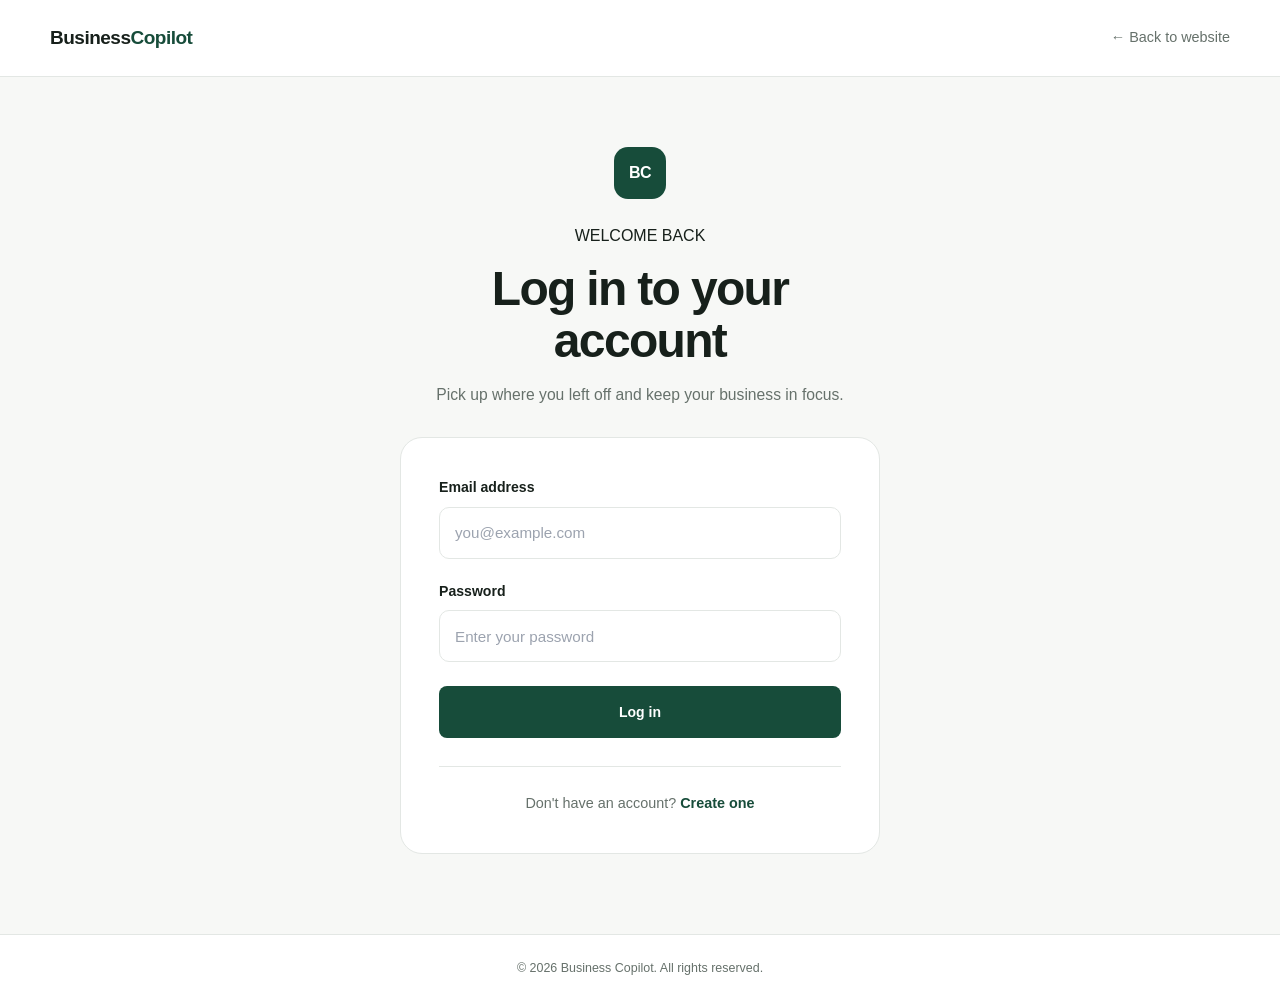
<file: dashboard.html>
<!DOCTYPE html>
<html lang="en">

<head>
    <meta charset="UTF-8">
    <meta name="viewport" content="width=device-width, initial-scale=1.0">

    <title>Dashboard | Business Copilot</title>

    <meta name="description"
        content="Business Copilot dashboard — understand your business numbers and make better decisions.">

    <!-- Main Styles -->
    <link rel="stylesheet" href="css/style.css">

    <!-- Dashboard Styles -->
    <link rel="stylesheet" href="css/dashboard.css">
</head>

<body class="dashboard-page">

    <div class="dashboard-layout">


        <!-- ========================================
             SIDEBAR
        ========================================= -->

        <aside class="dashboard-sidebar" id="dashboardSidebar">

            <!-- Logo -->
            <a href="dashboard.html" class="dashboard-logo">
                <span class="dashboard-logo-mark">BC</span>
                <span class="dashboard-logo-text">Business Copilot</span>
            </a>


            <!-- Navigation -->
            <nav class="dashboard-nav">

                <span class="dashboard-nav-label">
                    WORKSPACE
                </span>
                <a href="#overview" class="dashboard-nav-link active" data-section="overview">
                    <span class="dashboard-nav-icon">◉</span>
                    <span>Overview</span>
                </a>

                <a href="#transactions" class="dashboard-nav-link" data-section="transactions">
                    <span class="dashboard-nav-icon">↕</span>
                    <span>Transactions</span>
                </a>

                <a href="#inventory" class="dashboard-nav-link" data-section="inventory">
                    <span class="dashboard-nav-icon">▦</span>
                    <span>Inventory</span>
                </a>

                <a href="#goals" class="dashboard-nav-link" data-section="goals">
                    <span class="dashboard-nav-icon">◎</span>
                    <span>Goals</span>
                </a>
                <a href="#insights" class="dashboard-nav-link" data-section="insights">
                    <span class="dashboard-nav-icon">✦</span>
                    <span>Insights</span>
                </a>


                <span class="dashboard-nav-label">
                    ACCOUNT
                </span>

                <a href="#settings" class="dashboard-nav-link" data-section="settings">
                    <span class="dashboard-nav-icon">⚙</span>
                    <span>Settings</span>
                </a>

            </nav>


            <!-- Sidebar Bottom -->
            <div class="dashboard-sidebar-bottom">

                <!-- User -->
                <div class="dashboard-user">

                    <div class="dashboard-user-avatar" id="dashboardUserAvatar">
                        U
                    </div>

                    <div class="dashboard-user-info">

                        <div class="dashboard-user-name" id="dashboardUserName">
                            User
                        </div>

                        <div class="dashboard-user-label">
                            Business account
                        </div>

                    </div>

                </div>


                <!-- Logout -->
                <button type="button" class="dashboard-logout" id="logoutButton">
                    ← Log out
                </button>

            </div>

        </aside>



        <!-- ========================================
             MAIN CONTENT
        ========================================= -->

        <main class="dashboard-main">


            <!-- ========================================
                 TOP BAR
            ========================================= -->

            <header class="dashboard-topbar">

                <button type="button" class="dashboard-menu-button" id="dashboardMenuButton"
                    aria-label="Open dashboard menu">
                    ☰
                </button>


                <div class="dashboard-page-title">
                    Overview
                </div>


                <div class="dashboard-topbar-actions">

                    <!-- Notifications -->
                    <div class="dashboard-notification-wrapper">

                        <button type="button" class="dashboard-notification-button" id="notificationButton"
                            aria-label="Open notifications" aria-expanded="false">
                            <span class="dashboard-notification-icon">
                                ♢
                            </span>

                            <span class="dashboard-notification-badge" id="notificationBadge" hidden>
                                0
                            </span>
                        </button>


                        <!-- Notification Panel -->
                        <div class="dashboard-notification-panel" id="notificationPanel" hidden>

                            <div class="dashboard-notification-header">

                                <div>
                                    <h3>
                                        Notifications
                                    </h3>

                                    <p>
                                        Important updates about your business.
                                    </p>
                                </div>

                            </div>


                            <div class="dashboard-notification-list" id="notificationList">

                                <div class="dashboard-notification-empty">
                                    <span>
                                        ✓
                                    </span>

                                    <p>
                                        You're all caught up.
                                    </p>
                                </div>

                            </div>

                        </div>

                    </div>


                    <!-- Date -->
                    <span class="dashboard-date" id="dashboardDate">
                        Today
                    </span>

                </div>

            </header>



            <!-- ========================================
                 DASHBOARD CONTENT
            ========================================= -->

            <div class="dashboard-content">

                <section class="dashboard-overview" id="overview">


                    <!-- Welcome -->
                    <section class="dashboard-welcome">

                        <div class="dashboard-welcome-label">
                            BUSINESS OVERVIEW
                        </div>

                        <h1 id="dashboardWelcome">
                            Welcome back.
                        </h1>

                        <p>
                            Here's a clear look at what's happening
                            in your business.
                        </p>

                    </section>

                    <!-- Overview Header -->

                    <div class="dashboard-section-header">

                        <div>
                            <h2 class="dashboard-section-title">
                                Overview
                            </h2>

                            <p class="dashboard-section-subtitle">
                                Here's what's happening with your business.
                            </p>
                        </div>

                        <div class="dashboard-period-filter">
                            <label for="overviewPeriod" class="dashboard-period-label">
                                Period
                            </label>

                            <select id="overviewPeriod" class="dashboard-period-select">
                                <option value="today">
                                    Today
                                </option>

                                <option value="week">
                                    This Week
                                </option>

                                <option value="month" selected>
                                    This Month
                                </option>

                                <option value="all">
                                    All Time
                                </option>
                            </select>
                        </div>

                    </div>


                    <!-- ========================================
                     STAT CARDS
                ========================================= -->

                    <section class="dashboard-stats">


                        <!-- Revenue -->
                        <article class="dashboard-stat-card">

                            <div class="dashboard-stat-top">

                                <span class="dashboard-stat-label">
                                    Revenue
                                </span>

                                <span class="dashboard-stat-icon">
                                    ₦
                                </span>

                            </div>

                            <div class="dashboard-stat-value" id="revenueValue">
                                ₦0
                            </div>

                            <span class="dashboard-stat-change positive" id="revenueChange" hidden>
                                No data yet
                            </span>

                        </article>



                        <!-- Expenses -->
                        <article class="dashboard-stat-card">

                            <div class="dashboard-stat-top">

                                <span class="dashboard-stat-label">
                                    Expenses
                                </span>

                                <span class="dashboard-stat-icon">
                                    −
                                </span>

                            </div>

                            <div class="dashboard-stat-value" id="expenseValue">
                                ₦0
                            </div>

                            <span class="dashboard-stat-change neutral" id="expenseChange" hidden>
                                No data yet
                            </span>

                        </article>



                        <!-- Profit -->
                        <article class="dashboard-stat-card">

                            <div class="dashboard-stat-top">

                                <span class="dashboard-stat-label">
                                    Net Profit
                                </span>

                                <span class="dashboard-stat-icon">
                                    ↗
                                </span>

                            </div>

                            <div class="dashboard-stat-value" id="profitValue">
                                ₦0
                            </div>

                            <span class="dashboard-stat-change positive" id="profitChange" hidden>
                                No data yet
                            </span>

                        </article>

                    </section>

                    <!-- ========================================
     FINANCIAL ACTIVITY
========================================= -->

                    <div class="dashboard-activity-card">

                        <div class="dashboard-activity-header">

                            <div>
                                <h3>Financial Activity</h3>
                                <p>Track your revenue and expenses over time.</p>
                            </div>

                        </div>

                        <div class="dashboard-chart-wrapper">

                            <canvas id="financialActivityChart"></canvas>

                            <div class="dashboard-chart-empty" id="financialChartEmpty" hidden>
                                No financial data for this period.
                            </div>

                        </div>

                    </div>


                    <!-- ========================================
     RECENT TRANSACTIONS
========================================= -->

                    <div class="dashboard-recent-card">

                        <div class="dashboard-recent-header">

                            <div>
                                <h3>Recent Transactions</h3>
                                <p>Your latest business activity.</p>
                            </div>

                            <button type="button" class="dashboard-secondary-button" id="viewAllTransactionsButton">
                                View all
                            </button>

                        </div>


                        <div class="dashboard-recent-list" id="recentTransactionsList"></div>


                        <div class="dashboard-recent-empty" id="recentTransactionsEmpty" hidden>
                            <p>No transactions yet.</p>
                            <span>Your recent transactions will appear here.</span>
                        </div>

                    </div>

                </section>

                <!-- ========================================
                     MAIN DASHBOARD GRID
                ========================================= -->



                <!-- ========================================
     TRANSACTIONS
========================================= -->

                <section class="dashboard-transactions" id="transactions">

                    <div class="dashboard-card">

                        <!-- Header -->
                        <div class="dashboard-card-header">

                            <div>
                                <h2 class="dashboard-card-title">
                                    Recent transactions
                                </h2>

                                <p class="dashboard-card-subtitle">
                                    Keep track of money coming in and going out.
                                </p>
                            </div>

                            <button type="button" class="transaction-add-button" id="openTransactionForm">
                                + Add transaction
                            </button>

                        </div>


                        <!-- Empty state -->
                        <div class="transaction-empty" id="transactionEmpty">

                            <div class="dashboard-empty-icon">
                                ₦
                            </div>

                            <h3>
                                No transactions yet.
                            </h3>

                            <p>
                                Add your first transaction to start seeing
                                your business financial activity here.
                            </p>

                        </div>


                        <!-- Transaction table -->
                        <div class="transaction-table-wrapper" id="transactionTableWrapper">

                            <table class="transaction-table">

                                <thead>
                                    <tr>
                                        <th>Date</th>
                                        <th>Description</th>
                                        <th>Product</th>
                                        <th>Category</th>
                                        <th>Type</th>
                                        <th>Amount</th>
                                        <th>Action</th>
                                    </tr>
                                </thead>

                                <tbody id="transactionList">

                                    <!-- JavaScript will add transactions here -->

                                </tbody>

                            </table>

                        </div>


                        <!-- Transaction form -->
                        <div class="transaction-form-wrapper" id="transactionFormWrapper">

                            <form class="transaction-form" id="transactionForm">

                                <div class="transaction-form-header">

                                    <div>
                                        <h3>
                                            Add transaction
                                        </h3>

                                        <p>
                                            Record an income or expense.
                                        </p>
                                    </div>

                                    <button type="button" class="transaction-close-button" id="closeTransactionForm"
                                        aria-label="Close transaction form">
                                        ×
                                    </button>

                                </div>


                                <!-- Transaction type -->
                                <div class="transaction-type">

                                    <label>
                                        Transaction type
                                    </label>

                                    <div class="transaction-type-options">

                                        <label class="transaction-type-option">

                                            <input type="radio" name="transactionType" value="income" checked>

                                            <span>
                                                Income
                                            </span>

                                        </label>


                                        <label class="transaction-type-option">

                                            <input type="radio" name="transactionType" value="expense">

                                            <span>
                                                Expense
                                            </span>

                                        </label>

                                    </div>

                                </div>


                                <!-- Form fields -->
                                <div class="transaction-form-grid">


                                    <!-- Date -->
                                    <div class="transaction-field">

                                        <label for="transactionDate">
                                            Date
                                        </label>

                                        <input type="date" id="transactionDate" required>

                                    </div>


                                    <!-- Description -->
                                    <div class="transaction-field">

                                        <label for="transactionDescription">
                                            Description
                                        </label>

                                        <input type="text" id="transactionDescription" placeholder="e.g. Product A sale"
                                            required>

                                    </div>


                                    <!-- Category -->
                                    <div class="transaction-field">

                                        <label for="transactionCategory">
                                            Category
                                        </label>

                                        <select id="transactionCategory" required>

                                            <option value="">
                                                Select category
                                            </option>

                                            <option value="Sales">
                                                Sales
                                            </option>

                                            <option value="Inventory">
                                                Inventory
                                            </option>

                                            <option value="Transport">
                                                Transport
                                            </option>

                                            <option value="Rent">
                                                Rent
                                            </option>

                                            <option value="Marketing">
                                                Marketing
                                            </option>

                                            <option value="Utilities">
                                                Utilities
                                            </option>

                                            <option value="Salaries">
                                                Salaries
                                            </option>

                                            <option value="Other">
                                                Other
                                            </option>

                                        </select>

                                    </div>


                                    <!-- Product -->
                                    <div class="transaction-field" id="transactionProductField">

                                        <label for="transactionProduct">
                                            Product
                                        </label>

                                        <select id="transactionProduct">

                                            <option value="">
                                                Select product
                                            </option>

                                        </select>

                                    </div>


                                    <!-- Quantity -->
                                    <div class="transaction-field" id="transactionQuantityField">

                                        <label for="transactionQuantity">
                                            Quantity Sold
                                        </label>

                                        <input type="number" id="transactionQuantity" placeholder="e.g. 2" min="1"
                                            step="1">

                                    </div>


                                    <!-- Amount -->
                                    <div class="transaction-field">

                                        <label for="transactionAmount">
                                            Amount (₦)
                                        </label>

                                        <input type="number" id="transactionAmount" placeholder="0.00" min="0"
                                            step="0.01" required>

                                    </div>


                                </div>


                                <!-- Form actions -->
                                <div class="transaction-form-actions">

                                    <button type="button" class="goal-delete-cancel" id="cancelTransaction">
                                        Cancel
                                    </button>

                                    <button type="submit" class="transaction-save-button">
                                        Save transaction
                                    </button>

                                </div>

                            </form>

                        </div>

                    </div>

                </section>

                <!-- ========================================
     DELETE CONFIRMATION MODAL
========================================= -->

                <div class="transaction-modal" id="deleteTransactionModal" aria-hidden="true">

                    <div class="transaction-modal-overlay" id="deleteModalOverlay"></div>

                    <div class="transaction-modal-content" role="dialog" aria-modal="true"
                        aria-labelledby="deleteModalTitle">

                        <div class="transaction-modal-icon">
                            !
                        </div>

                        <h3 id="deleteModalTitle">
                            Delete transaction?
                        </h3>

                        <p>
                            This transaction will be permanently removed
                            from your business records.
                        </p>

                        <div class="transaction-modal-actions">

                            <button type="button" class="transaction-modal-cancel" id="cancelDeleteTransaction">
                                Cancel
                            </button>

                            <button type="button" class="transaction-modal-delete" id="confirmDeleteTransaction">
                                Delete transaction
                            </button>

                        </div>

                    </div>

                </div>


                <!-- ========================================
                 INVENTORY SECTION
            ========================================= -->

                <section class="dashboard-inventory" id="inventory">

                    <div class="dashboard-section-header">

                        <div>
                            <h2>Inventory</h2>

                            <p>
                                Manage your products, stock levels,
                                and inventory status.
                            </p>
                        </div>

                        <button type="button" class="dashboard-primary-button" id="openProductForm">
                            Add Product
                        </button>

                    </div>


                    <!-- INVENTORY SUMMARY -->

                    <div class="inventory-summary">

                        <div class="inventory-summary-card">

                            <span class="inventory-summary-label">
                                Total Products
                            </span>

                            <strong class="inventory-summary-value" id="totalProducts">
                                0
                            </strong>

                        </div>


                        <div class="inventory-summary-card">

                            <span class="inventory-summary-label">
                                Low Stock
                            </span>

                            <strong class="inventory-summary-value" id="lowStockProducts">
                                0
                            </strong>

                        </div>


                        <div class="inventory-summary-card">

                            <span class="inventory-summary-label">
                                Out of Stock
                            </span>

                            <strong class="inventory-summary-value" id="outOfStockProducts">
                                0
                            </strong>

                        </div>

                    </div>


                    <!-- INVENTORY TABLE -->

                    <div class="inventory-table-wrapper" id="inventoryTableWrapper">

                        <div class="inventory-empty" id="inventoryEmpty">

                            <h3>No products yet</h3>

                            <p>
                                Add your first product to start
                                managing your inventory.
                            </p>

                            <button type="button" class="dashboard-primary-button" id="openProductFormEmpty">
                                Add Product
                            </button>

                        </div>


                        <table class="inventory-table" id="inventoryTable">

                            <thead>

                                <tr>
                                    <th>Product</th>
                                    <th>Category</th>
                                    <th>Stock</th>
                                    <th>Price</th>
                                    <th>Status</th>
                                    <th>Actions</th>
                                </tr>

                            </thead>

                            <tbody id="inventoryList">

                                <!-- Products will be rendered here -->

                            </tbody>

                        </table>

                    </div>


                    <!-- ADD / EDIT PRODUCT FORM -->

                    <div class="inventory-form-wrapper" id="inventoryFormWrapper">

                        <div class="inventory-form-card">

                            <div class="inventory-form-header">

                                <div>

                                    <h3 id="inventoryFormTitle">
                                        Add Product
                                    </h3>

                                    <p>
                                        Add product information
                                        to your inventory.
                                    </p>

                                </div>

                                <button type="button" class="inventory-form-close" id="closeProductForm">
                                    ×
                                </button>

                            </div>


                            <form id="inventoryForm">

                                <div class="inventory-form-grid">

                                    <div class="inventory-form-group">

                                        <label for="productName">
                                            Product Name
                                        </label>

                                        <input type="text" id="productName" placeholder="e.g. Product A" required>

                                    </div>


                                    <div class="inventory-form-group">

                                        <label for="productCategory">
                                            Category
                                        </label>

                                        <input type="text" id="productCategory" placeholder="e.g. Electronics" required>

                                    </div>


                                    <div class="inventory-form-group">

                                        <label for="productStock">
                                            Stock Quantity
                                        </label>

                                        <input type="number" id="productStock" min="0" placeholder="e.g. 25" required>

                                    </div>


                                    <div class="inventory-form-group">

                                        <label for="productPrice">
                                            Price
                                        </label>

                                        <input type="number" id="productPrice" min="0" placeholder="e.g. 50000"
                                            required>

                                    </div>

                                </div>


                                <div class="inventory-form-actions">

                                    <button type="button" class="inventory-form-cancel" id="cancelProductForm">
                                        Cancel
                                    </button>

                                    <button type="submit" class="dashboard-primary-button">
                                        Save Product
                                    </button>

                                </div>

                            </form>

                        </div>

                    </div>

                    <!-- Inventory Delete Modal -->

                    <div class="inventory-delete-modal" id="inventoryDeleteModal">

                        <div class="inventory-delete-modal-card">

                            <div class="inventory-delete-modal-header">

                                <div>
                                    <h3>Delete Product</h3>

                                    <p>
                                        Are you sure you want to delete
                                        <strong id="deleteProductName"></strong>?
                                    </p>
                                </div>

                            </div>

                            <div class="inventory-delete-modal-actions">

                                <button type="button" class="inventory-delete-cancel" id="cancelInventoryDelete">
                                    Cancel
                                </button>

                                <button type="button" class="inventory-delete-confirm" id="confirmInventoryDelete">
                                    Delete Product
                                </button>

                            </div>

                        </div>

                    </div>

                </section>

                <!-- ========================================
     GOALS
========================================= -->

                <!-- ========================================
     GOALS
========================================= -->

                <section class="dashboard-goals" id="goals">

                    <div class="dashboard-section-header">

                        <div>
                            <h2>
                                Goals
                            </h2>

                            <p>
                                Set targets and track your business progress.
                            </p>
                        </div>

                        <button type="button" class="dashboard-primary-button" id="openGoalForm">
                            + Add goal
                        </button>

                    </div>


                    <!-- Goals list -->

                    <div class="goals-grid" id="goalsGrid">

                        <!-- JavaScript will add goals here -->

                    </div>


                    <!-- Empty state -->

                    <div class="dashboard-card goals-empty" id="goalsEmpty">

                        <div class="dashboard-empty-icon">
                            ◎
                        </div>

                        <h3>
                            No goals yet.
                        </h3>

                        <p>
                            Create your first business goal and start
                            tracking your progress.
                        </p>

                        <button type="button" class="dashboard-primary-button" id="openGoalFormEmpty">
                            Create your first goal
                        </button>

                    </div>


                    <!-- Goal form -->

                    <div class="dashboard-card goal-form-wrapper" id="goalFormWrapper">

                        <form class="goal-form" id="goalForm">

                            <div class="goal-form-header">

                                <div>
                                    <h3 id="goalFormTitle">
                                        Create goal
                                    </h3>

                                    <p>
                                        Define a target for your business.
                                    </p>
                                </div>

                                <button type="button" class="transaction-close-button" id="closeGoalForm"
                                    aria-label="Close goal form">
                                    ×
                                </button>

                            </div>


                            <div class="transaction-form-grid">

                                <!-- Goal name -->

                                <div class="transaction-field">

                                    <label for="goalName">
                                        Goal name
                                    </label>

                                    <input type="text" id="goalName" placeholder="e.g. Monthly Revenue" required>

                                </div>


                                <!-- Goal type -->

                                <div class="transaction-field">

                                    <label for="goalType">
                                        Goal type
                                    </label>

                                    <select id="goalType" required>

                                        <option value="">
                                            Select goal type
                                        </option>

                                        <option value="revenue">
                                            Revenue
                                        </option>

                                        <option value="profit">
                                            Profit
                                        </option>

                                        <option value="expense">
                                            Expense Limit
                                        </option>

                                        <option value="sales">
                                            Product Sales
                                        </option>

                                    </select>

                                </div>


                                <!-- Target -->

                                <div class="transaction-field">

                                    <label for="goalTarget">
                                        Target
                                    </label>

                                    <input type="number" id="goalTarget" placeholder="e.g. 1000000" min="1" step="1"
                                        required>

                                </div>


                                <!-- Start date -->

                                <div class="transaction-field">

                                    <label for="goalStartDate">
                                        Start date
                                    </label>

                                    <input type="date" id="goalStartDate" required>

                                </div>


                                <!-- End date -->

                                <div class="transaction-field">

                                    <label for="goalEndDate">
                                        End date
                                    </label>

                                    <input type="date" id="goalEndDate" required>

                                </div>

                            </div>


                            <div class="transaction-form-actions">

                                <button type="button" class="transaction-cancel-button" id="cancelGoalForm">
                                    Cancel
                                </button>

                                <button type="submit" class="transaction-save-button">
                                    Save goal
                                </button>

                            </div>

                        </form>

                    </div>

                </section>

                <!-- ========================================
     DELETE GOAL MODAL
========================================= -->

                <div class="goal-delete-modal" id="goalDeleteModal">

                    <div class="goal-delete-modal-content">

                        <div class="goal-delete-modal-header">

                            <h3>
                                Delete goal?
                            </h3>

                            <p>
                                This action cannot be undone.
                            </p>

                        </div>


                        <div class="goal-delete-modal-message">

                            Are you sure you want to delete
                            <strong id="deleteGoalName"></strong>?

                        </div>


                        <div class="goal-delete-modal-actions">

                            <button type="button" class="transaction-cancel-button" id="cancelGoalDelete">
                                Cancel
                            </button>

                            <button type="button" class="goal-delete-confirm" id="confirmGoalDelete">
                                Delete goal
                            </button>

                        </div>

                    </div>

                </div>


                <!-- ========================================
     SETTINGS
========================================= -->

                <section class="dashboard-settings" id="settings">

                    <div class="dashboard-section-header">

                        <div>
                            <h2>
                                Settings
                            </h2>

                            <p>
                                Manage your business profile and preferences.
                            </p>
                        </div>

                    </div>


                    <div class="settings-grid">

                        <!-- BUSINESS PROFILE -->

                        <div class="dashboard-card settings-card">

                            <div class="settings-card-header">

                                <div>
                                    <h3>
                                        Business Profile
                                    </h3>

                                    <p>
                                        Tell Business Copilot about your business.
                                    </p>
                                </div>

                            </div>


                            <div class="settings-form-grid">

                                <div class="settings-field">

                                    <label for="businessName">
                                        Business name
                                    </label>

                                    <input type="text" id="businessName" placeholder="e.g. Emmanuel Stores">

                                </div>


                                <div class="settings-field">

                                    <label for="businessType">
                                        Business type
                                    </label>

                                    <select id="businessType">

                                        <option value="">
                                            Select business type
                                        </option>

                                        <option value="retail">
                                            Retail
                                        </option>

                                        <option value="wholesale">
                                            Wholesale
                                        </option>

                                        <option value="services">
                                            Services
                                        </option>

                                        <option value="food">
                                            Food & Restaurant
                                        </option>

                                        <option value="online">
                                            Online Business
                                        </option>

                                        <option value="other">
                                            Other
                                        </option>

                                    </select>

                                </div>

                            </div>

                        </div>


                        <!-- ACCOUNT INFORMATION -->

                        <div class="dashboard-card settings-card">

                            <div class="settings-card-header">

                                <div>
                                    <h3>
                                        Account Information
                                    </h3>

                                    <p>
                                        Information connected to your account.
                                    </p>
                                </div>

                            </div>


                            <div class="settings-form-grid">

                                <div class="settings-field">

                                    <label for="settingsName">
                                        Name
                                    </label>

                                    <input type="text" id="settingsName" readonly>

                                </div>


                                <div class="settings-field">

                                    <label for="settingsEmail">
                                        Email
                                    </label>

                                    <input type="email" id="settingsEmail" readonly>

                                </div>

                            </div>

                        </div>


                        <!-- PREFERENCES -->

                        <div class="dashboard-card settings-card">

                            <div class="settings-card-header">

                                <div>
                                    <h3>
                                        Preferences
                                    </h3>

                                    <p>
                                        Customize how Business Copilot displays your information.
                                    </p>
                                </div>

                            </div>


                            <div class="settings-form-grid">

                                <div class="settings-field">

                                    <label for="settingsCurrency">
                                        Currency
                                    </label>

                                    <select id="settingsCurrency">

                                        <option value="NGN">
                                            Nigerian Naira (₦)
                                        </option>

                                        <option value="USD">
                                            US Dollar ($)
                                        </option>

                                        <option value="GBP">
                                            British Pound (£)
                                        </option>

                                    </select>

                                </div>

                            </div>


                            <div class="settings-actions">

                                <button type="button" class="dashboard-primary-button" id="saveSettingsButton">
                                    Save changes
                                </button>

                            </div>

                        </div>

                    </div>

                </section>

                <!-- ========================================
     INSIGHTS
========================================= -->

                <section class="dashboard-insights" id="insights">

                    <div class="dashboard-section-header">

                        <div>

                            <h2>
                                Insights
                            </h2>

                            <p>
                                Understand what your business data is telling you.
                            </p>

                        </div>

                    </div>


                    <!-- INSIGHTS SUMMARY -->

                    <div class="insights-summary-grid">

                        <div class="dashboard-card insights-summary-card">

                            <div class="insights-summary-icon">
                                ↗
                            </div>

                            <div>

                                <span class="insights-summary-label">
                                    Revenue
                                </span>

                                <strong id="insightsRevenue" class="insights-summary-value">
                                    ₦0
                                </strong>

                            </div>

                        </div>


                        <div class="dashboard-card insights-summary-card">

                            <div class="insights-summary-icon">
                                ↓
                            </div>

                            <div>

                                <span class="insights-summary-label">
                                    Expenses
                                </span>

                                <strong id="insightsExpenses" class="insights-summary-value">
                                    ₦0
                                </strong>

                            </div>

                        </div>


                        <div class="dashboard-card insights-summary-card">

                            <div class="insights-summary-icon">
                                =
                            </div>

                            <div>

                                <span class="insights-summary-label">
                                    Net Profit
                                </span>

                                <strong id="insightsProfit" class="insights-summary-value">
                                    ₦0
                                </strong>

                            </div>

                        </div>

                    </div>


                    <!-- BUSINESS INSIGHTS -->

                    <div class="dashboard-card insights-main-card">

                        <div class="insights-card-header">

                            <div>

                                <h3>
                                    Business Insights
                                </h3>

                                <p>
                                    Important patterns and areas that may need your attention.
                                </p>

                            </div>

                        </div>


                        <div id="insightsList" class="insights-list">

                            <div id="insightsEmpty" class="insights-empty">

                                <h4>
                                    No insights yet
                                </h4>

                                <p>
                                    Add more business data and Business Copilot will start identifying useful patterns.
                                </p>

                            </div>

                        </div>

                    </div>


                    <!-- RECOMMENDATIONS -->

                    <div class="dashboard-card insights-recommendations-card">

                        <div class="insights-card-header">

                            <div>

                                <h3>
                                    Recommendations
                                </h3>

                                <p>
                                    Practical actions based on your business activity.
                                </p>

                            </div>

                        </div>


                        <div id="recommendationsList" class="recommendations-list">

                            <div id="recommendationsEmpty" class="recommendations-empty">

                                <h4>
                                    No recommendations yet
                                </h4>

                                <p>
                                    Recommendations will appear as more data becomes available.
                                </p>

                            </div>

                        </div>

                    </div>

                </section>


            </div>

        </main>

    </div>

    <!-- Authentication JavaScript -->
    <script src="/js/auth.js"></script>
    <script src="/js/storage.js"></script>

    <!-- Dashboard JavaScript -->
    <script src="/js/dashboard.js"></script>
    <script src="/js/insights.js"></script>
    <script src="/js/transactions.js"></script>
    <script src="/js/inventory.js"></script>
    <script src="/js/goals.js"></script>



</body>

</html>
</file>
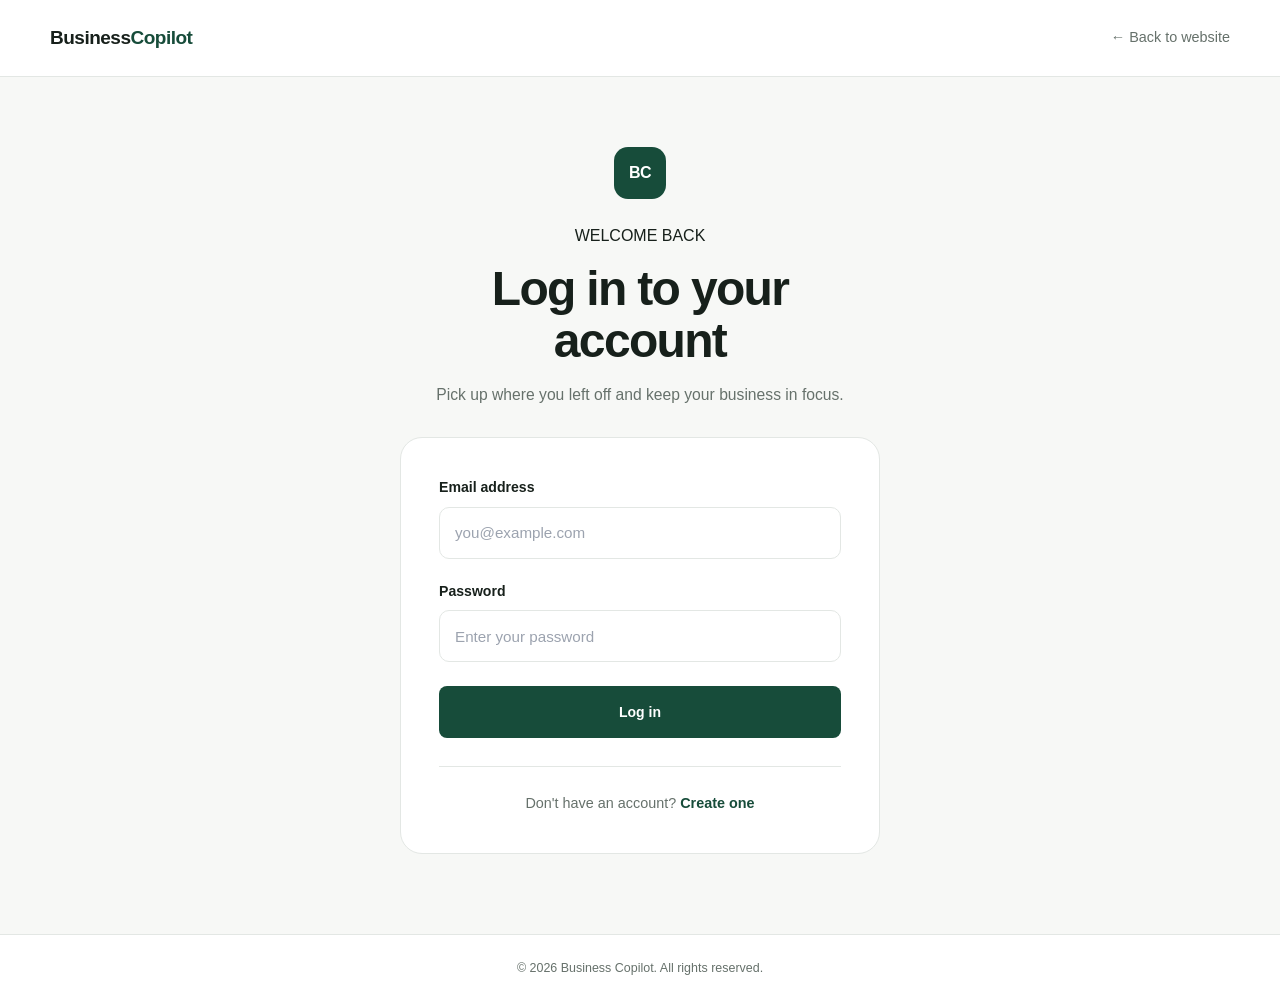
<file: login.html>
<!DOCTYPE html>
<html lang="en">

<head>
    <meta charset="UTF-8">
    <meta name="viewport" content="width=device-width, initial-scale=1.0">

    <title>Log In | Business Copilot</title>

    <link rel="stylesheet" href="css/style.css">
    <link rel="stylesheet" href="css/auth.css">
</head>

<body class="auth-page">

    <!-- AUTH NAVIGATION -->

    <header class="navbar auth-navbar">
        <div class="container nav-container">

            <a href="index.html" class="logo">
                Business<span>Copilot</span>
            </a>

            <a href="index.html" class="auth-back-link">
                ← Back to website
            </a>

        </div>
    </header>


    <main class="auth-main">

        <div class="auth-container">


            <!-- LOGIN HEADER -->

            <div class="auth-header">

                <div class="auth-logo-mark">
                    BC
                </div>

                <span class="section-label">
                    WELCOME BACK
                </span>

                <h1>
                    Log in to your account
                </h1>

                <p>
                    Pick up where you left off and keep your business in focus.
                </p>

            </div>



            <!-- LOGIN CARD -->

            <div class="auth-card">

                <form id="loginForm" class="auth-form">

                    <div class="form-group">

                        <label for="loginEmail">
                            Email address
                        </label>

                        <input type="email" id="loginEmail" name="email" placeholder="you@example.com"
                            autocomplete="email" required>

                    </div>


                    <div class="form-group">

                        <label for="loginPassword">
                            Password
                        </label>

                        <input type="password" id="loginPassword" name="password" placeholder="Enter your password"
                            autocomplete="current-password" required>

                    </div>


                    <!-- Error / success message -->
                    <div id="loginMessage" class="auth-message" role="alert"></div>


                    <button type="submit" class="btn btn-primary auth-submit">
                        Log in
                    </button>

                </form>



                <!-- SIGNUP LINK -->

                <div class="auth-switch">

                    <p>
                        Don't have an account?
                        <a href="signup.html">
                            Create one
                        </a>
                    </p>

                </div>

            </div>



            <!-- DEMO NOTE -->

        </div>

    </main>



    <!-- FOOTER -->

    <footer class="auth-footer">

        <p>
            © 2026 Business Copilot. All rights reserved.
        </p>

    </footer>


    <script src="js/auth.js"></script>

</body>

</html>
</file>
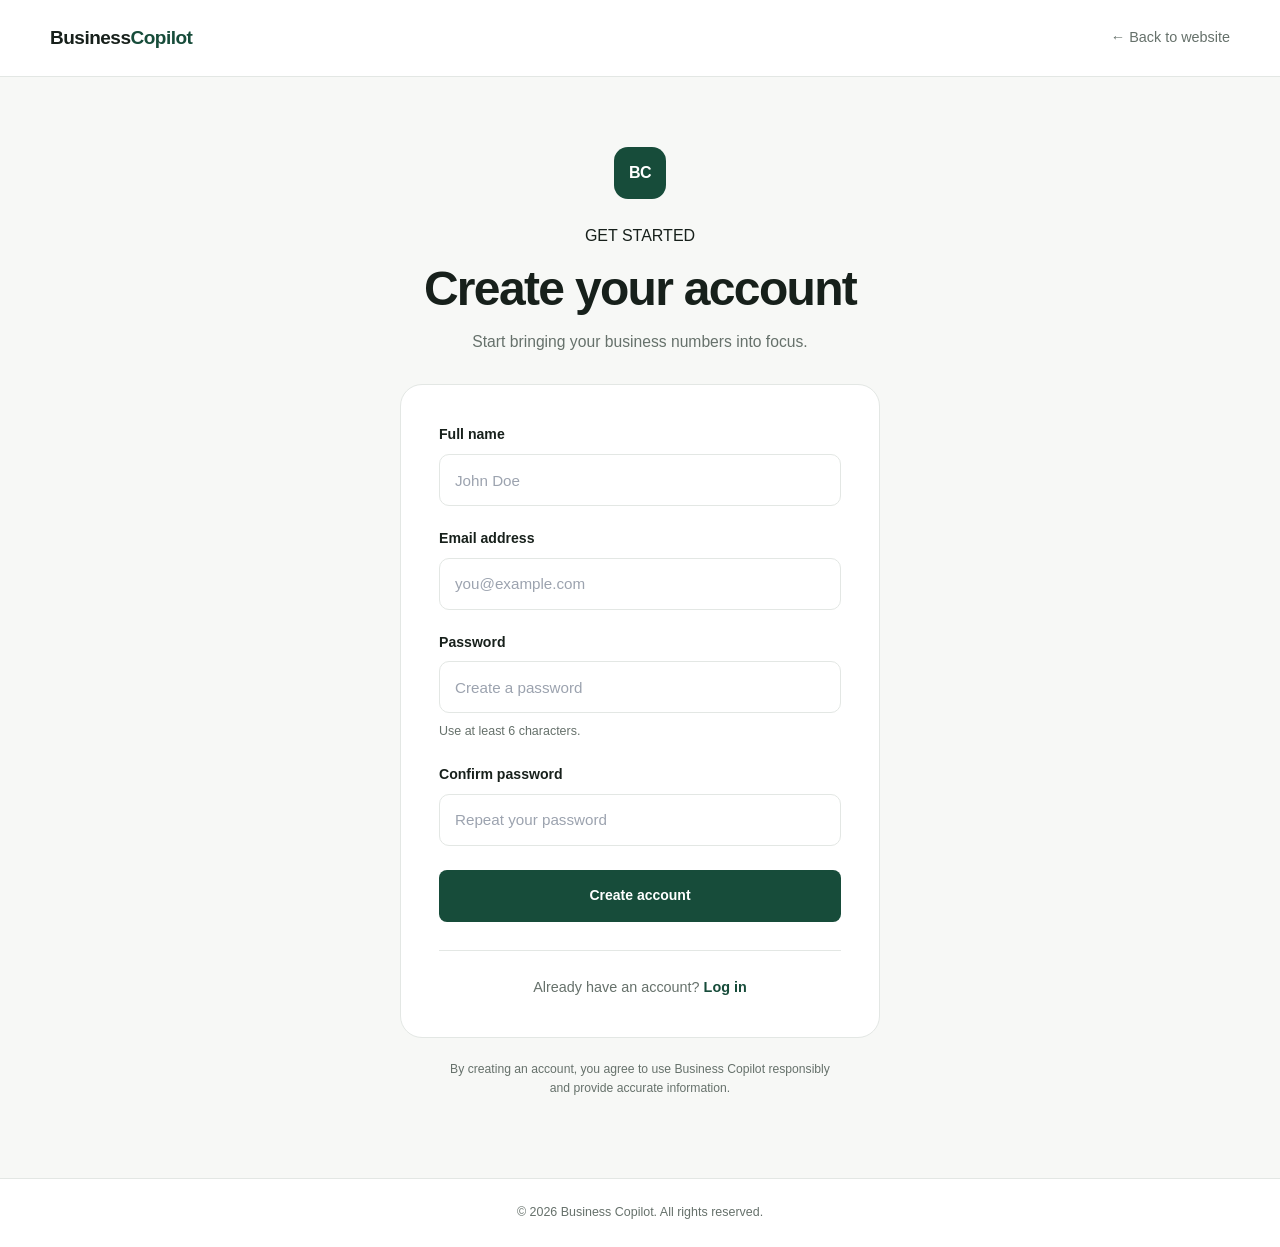
<file: signup.html>
<!DOCTYPE html>
<html lang="en">

<head>
    <meta charset="UTF-8">
    <meta name="viewport" content="width=device-width, initial-scale=1.0">

    <title>Create Account | Business Copilot</title>

    <link rel="stylesheet" href="css/style.css">
    <link rel="stylesheet" href="css/auth.css">
</head>

<body class="auth-page">


    <!-- AUTH NAVIGATION -->

    <header class="navbar auth-navbar">
        <div class="container nav-container">

            <a href="index.html" class="logo">
                Business<span>Copilot</span>
            </a>

            <a href="index.html" class="auth-back-link">
                ← Back to website
            </a>

        </div>
    </header>


    <main class="auth-main">

        <div class="auth-container">


            <!-- SIGNUP HEADER -->

            <div class="auth-header">

                <div class="auth-logo-mark">
                    BC
                </div>

                <span class="section-label">
                    GET STARTED
                </span>

                <h1>
                    Create your account
                </h1>

                <p>
                    Start bringing your business numbers into focus.
                </p>

            </div>



            <!-- SIGNUP FORM -->

            <div class="auth-card">

                <form id="signupForm" class="auth-form">

                    <div class="form-group">

                        <label for="signupName">
                            Full name
                        </label>

                        <input type="text" id="signupName" name="name" placeholder="John Doe" autocomplete="name"
                            required>

                    </div>


                    <div class="form-group">

                        <label for="signupEmail">
                            Email address
                        </label>

                        <input type="email" id="signupEmail" name="email" placeholder="you@example.com"
                            autocomplete="email" required>

                    </div>


                    <div class="form-group">

                        <label for="signupPassword">
                            Password
                        </label>

                        <input type="password" id="signupPassword" name="password" placeholder="Create a password"
                            autocomplete="new-password" minlength="6" required>

                        <small class="input-help">
                            Use at least 6 characters.
                        </small>

                    </div>


                    <div class="form-group">

                        <label for="signupConfirmPassword">
                            Confirm password
                        </label>

                        <input type="password" id="signupConfirmPassword" name="confirmPassword"
                            placeholder="Repeat your password" autocomplete="new-password" minlength="6" required>

                    </div>


                    <!-- Error / success message -->
                    <div id="signupMessage" class="auth-message" role="alert"></div>


                    <button type="submit" class="btn btn-primary auth-submit">
                        Create account
                    </button>

                </form>



                <!-- LOGIN LINK -->

                <div class="auth-switch">

                    <p>
                        Already have an account?
                        <a href="login.html">
                            Log in
                        </a>
                    </p>

                </div>

            </div>



            <!-- TERMS -->

            <p class="auth-terms">
                By creating an account, you agree to use Business Copilot
                responsibly and provide accurate information.
            </p>

        </div>

    </main>



    <!-- FOOTER -->

    <footer class="auth-footer">

        <p>
            © 2026 Business Copilot. All rights reserved.
        </p>

    </footer>


    <script src="js/auth.js"></script>

</body>

</html>
</file>
<file: css/style.css>
/* 
   BUSINESS COPILOT
   GLOBAL / LANDING PAGE STYLES */


   /* 1. RESET */


* {
    margin: 0;
    padding: 0;
    box-sizing: border-box;
}

html {
    scroll-behavior: smooth;
}

body {
    font-family: Arial, Helvetica, sans-serif;
    background: #f7f8f6;
    color: #17201b;
    line-height: 1.6;
}

a {
    text-decoration: none;
    color: inherit;
}

button,
input,
textarea,
select {
    font: inherit;
}

img {
    max-width: 100%;
    display: block;
}



   /* 2. GLOBAL VARIABLES */


:root {
    --primary: #174c3a;
    --primary-dark: #10382b;
    --primary-light: #e7f0eb;

    --text: #17201b;
    --text-light: #66716b;

    --background: #f7f8f6;
    --white: #ffffff;

    --border: #e3e7e4;

    --success: #247653;
    --warning: #a56b19;

    --shadow-sm: 0 5px 20px rgba(23, 32, 27, 0.05);
    --shadow-md: 0 15px 40px rgba(23, 32, 27, 0.08);

    --radius-sm: 8px;
    --radius-md: 14px;
    --radius-lg: 22px;

    --container-width: 1180px;
}



   /* 3. CONTAINER */


.container {
    width: min(100% - 40px, var(--container-width));
    margin: 0 auto;
}



   /* 4. BUTTONS */


.btn {
    display: inline-flex;
    align-items: center;
    justify-content: center;

    border: none;
    border-radius: 8px;

    padding: 11px 20px;

    font-size: 14px;
    font-weight: 600;

    cursor: pointer;

    transition:
        transform 0.25s ease,
        background 0.25s ease,
        box-shadow 0.25s ease;
}

.btn:hover {
    transform: translateY(-2px);
}

.btn-primary {
    background: var(--primary);
    color: var(--white);
}

.btn-primary:hover {
    background: var(--primary-dark);
    box-shadow: 0 8px 20px rgba(23, 76, 58, 0.18);
}

.btn-secondary {
    background: var(--white);
    color: var(--text);
    border: 1px solid var(--border);
}

.btn-secondary:hover {
    background: #f1f3f1;
}

.btn-light {
    background: var(--white);
    color: var(--primary);
}

.btn-large {
    padding: 14px 24px;
    font-size: 15px;
}



   /* 5. NAVIGATION */


.navbar {
    position: sticky;
    top: 0;
    z-index: 1000;

    background: rgba(247, 248, 246, 0.92);

    border-bottom: 1px solid rgba(227, 231, 228, 0.8);

    backdrop-filter: blur(12px);
}

.nav-container {
    min-height: 76px;

    display: flex;
    align-items: center;
    justify-content: space-between;
    gap: 30px;
}

.logo {
    font-size: 19px;
    font-weight: 800;
    letter-spacing: -0.5px;
}

.logo span {
    color: var(--primary);
}

.nav-links {
    display: flex;
    align-items: center;
    gap: 32px;
}

.nav-links a {
    position: relative;

    color: var(--text-light);

    font-size: 14px;
    font-weight: 500;

    transition: color 0.25s ease;
}

.nav-links a:hover,
.nav-links a.active {
    color: var(--text);
}

.nav-links a.active::after {
    content: "";

    position: absolute;

    left: 0;
    bottom: -8px;

    width: 100%;
    height: 2px;

    background: var(--primary);

    border-radius: 10px;
}

.nav-actions {
    display: flex;
    align-items: center;
    gap: 20px;
}

.login-link {
    font-size: 14px;
    font-weight: 600;

    color: var(--text);

    transition: color 0.25s ease;
}

.login-link:hover {
    color: var(--primary);
}



   /* 6. HERO */


.hero {
    padding: 90px 0 100px;

    overflow: hidden;
}

.hero-container {
    display: grid;

    grid-template-columns: 0.9fr 1.1fr;

    align-items: center;

    gap: 70px;
}

.hero-content {
    animation: fadeUp 0.7s ease both;
}

.eyebrow {
    display: inline-block;

    margin-bottom: 18px;

    color: var(--primary);

    font-size: 11px;
    font-weight: 800;

    letter-spacing: 1.5px;
}

.hero h1 {
    max-width: 650px;

    font-size: clamp(46px, 5vw, 72px);

    line-height: 1.02;

    letter-spacing: -3.5px;

    font-weight: 800;
}

.hero h1 span {
    color: var(--primary);
}

.hero-description {
    max-width: 550px;

    margin-top: 26px;

    color: var(--text-light);

    font-size: 17px;

    line-height: 1.8;
}

.hero-actions {
    display: flex;
    align-items: center;
    gap: 12px;

    margin-top: 32px;
}

.hero-note {
    display: flex;
    align-items: center;
    gap: 9px;

    margin-top: 24px;

    color: var(--text-light);

    font-size: 13px;
}

.status-dot {
    width: 7px;
    height: 7px;

    background: var(--success);

    border-radius: 50%;
}



   /* 7. HERO DASHBOARD PREVIEW */


.hero-dashboard {
    animation: fadeUp 0.9s 0.1s ease both;
}

.dashboard-window {
    background: var(--white);

    border: 1px solid var(--border);

    border-radius: var(--radius-lg);

    overflow: hidden;

    box-shadow: var(--shadow-md);

    transform: perspective(1200px) rotateY(-3deg) rotateX(2deg);

    transition: transform 0.5s ease;
}

.dashboard-window:hover {
    transform: perspective(1200px) rotateY(0) rotateX(0);
}

.window-header {
    display: flex;
    align-items: center;
    gap: 15px;

    padding: 14px 18px;

    border-bottom: 1px solid var(--border);

    background: #fafbfa;
}

.window-header p {
    color: var(--text-light);

    font-size: 12px;
    font-weight: 600;
}

.window-dots {
    display: flex;
    gap: 5px;
}

.window-dots span {
    width: 7px;
    height: 7px;

    border-radius: 50%;

    background: #ccd2ce;
}

.dashboard-content {
    padding: 28px;
}

.dashboard-heading {
    display: flex;
    align-items: center;
    justify-content: space-between;

    margin-bottom: 22px;
}

.small-label {
    color: var(--text-light);

    font-size: 9px;
    font-weight: 800;

    letter-spacing: 1.2px;
}

.dashboard-heading h3 {
    margin-top: 3px;

    font-size: 20px;
}

.growth {
    padding: 7px 10px;

    border-radius: 6px;

    background: var(--primary-light);

    color: var(--success);

    font-size: 11px;
    font-weight: 700;
}

.stats-grid {
    display: grid;

    grid-template-columns: repeat(3, 1fr);

    gap: 12px;
}

.stat-card {
    padding: 16px;

    border: 1px solid var(--border);

    border-radius: 10px;

    background: #fcfdfc;
}

.stat-card p {
    color: var(--text-light);

    font-size: 11px;
}

.stat-card h4 {
    margin: 7px 0;

    font-size: 19px;
}

.stat-card span {
    font-size: 10px;
    font-weight: 700;
}

.positive {
    color: var(--success);
}

.neutral {
    color: var(--warning);
}


   /* 8. CHART */


.chart-card {
    margin-top: 16px;

    padding: 18px;

    border: 1px solid var(--border);

    border-radius: 10px;

    background: var(--white);
}

.chart-header {
    display: flex;
    align-items: center;
    justify-content: space-between;
}

.chart-header p {
    font-size: 12px;
    font-weight: 700;
}

.chart-header span {
    color: var(--text-light);

    font-size: 10px;
}

.chart-period {
    padding: 5px 8px;

    border: 1px solid var(--border);

    border-radius: 5px;
}

.chart {
    height: 125px;

    display: flex;
    align-items: end;
    justify-content: space-between;

    gap: 10px;

    margin-top: 20px;

    padding-top: 10px;

    border-bottom: 1px solid var(--border);
}

.bar {
    flex: 1;

    min-width: 10px;

    border-radius: 5px 5px 0 0;

    background: var(--primary);

    opacity: 0.85;

    animation: growBar 1s ease both;
}

.bar-1 {
    height: 35%;
}

.bar-2 {
    height: 48%;
}

.bar-3 {
    height: 42%;
}

.bar-4 {
    height: 62%;
}

.bar-5 {
    height: 55%;
}

.bar-6 {
    height: 76%;
}

.bar-7 {
    height: 67%;
}

.bar-8 {
    height: 88%;
}



   /* 9. INSIGHT PREVIEW */


.insight-preview {
    display: flex;
    align-items: flex-start;
    gap: 12px;

    margin-top: 14px;

    padding: 15px;

    border-radius: 10px;

    background: var(--primary-light);
}

.insight-icon {
    display: flex;
    align-items: center;
    justify-content: center;

    width: 28px;
    height: 28px;

    flex-shrink: 0;

    border-radius: 7px;

    background: var(--primary);

    color: var(--white);

    font-size: 13px;
}

.insight-preview p {
    margin-bottom: 2px;

    color: var(--primary);

    font-size: 11px;
    font-weight: 800;
}

.insight-preview span {
    color: #53615a;

    font-size: 11px;
}



   /* 10. FEATURES SECTION */


.features-section {
    padding: 110px 0;

    background: var(--white);

    border-top: 1px solid var(--border);
    border-bottom: 1px solid var(--border);
}

.section-heading {
    max-width: 650px;

    margin-bottom: 55px;
}

.section-heading h2 {
    font-size: clamp(34px, 4vw, 52px);

    line-height: 1.08;

    letter-spacing: -2px;
}

.section-heading h2 span {
    color: var(--primary);
}

.section-heading > p:last-child {
    margin-top: 18px;

    color: var(--text-light);

    font-size: 16px;
}

.features-grid {
    display: grid;

    grid-template-columns: repeat(3, 1fr);

    gap: 16px;
}

.feature-card {
    min-height: 220px;

    padding: 28px;

    border: 1px solid var(--border);

    border-radius: var(--radius-md);

    background: var(--white);

    transition:
        transform 0.3s ease,
        box-shadow 0.3s ease,
        border-color 0.3s ease;
}

.feature-card:hover {
    transform: translateY(-5px);

    border-color: #ccd8d1;

    box-shadow: var(--shadow-sm);
}

.feature-number {
    margin-bottom: 38px;

    color: var(--primary);

    font-size: 12px;
    font-weight: 800;
}

.feature-card h3 {
    margin-bottom: 9px;

    font-size: 18px;
}

.feature-card p {
    color: var(--text-light);

    font-size: 14px;

    line-height: 1.7;
}



   /* 11. WORKFLOW SECTION */


.workflow-section {
    padding: 110px 0;
}

.workflow-grid {
    display: grid;

    grid-template-columns: 0.9fr 1.1fr;

    gap: 100px;

    align-items: center;
}

.workflow-heading h2 {
    font-size: clamp(34px, 4vw, 50px);

    line-height: 1.08;

    letter-spacing: -2px;
}

.workflow-heading h2 span {
    color: var(--primary);
}

.workflow-heading > p:last-child {
    max-width: 480px;

    margin-top: 20px;

    color: var(--text-light);

    font-size: 16px;
}

.workflow-steps {
    border-top: 1px solid var(--border);
}

.workflow-step {
    display: grid;

    grid-template-columns: 50px 1fr;

    gap: 20px;

    padding: 26px 0;

    border-bottom: 1px solid var(--border);
}

.workflow-step > span {
    color: var(--primary);

    font-size: 12px;
    font-weight: 800;
}

.workflow-step h3 {
    margin-bottom: 5px;

    font-size: 19px;
}

.workflow-step p {
    color: var(--text-light);

    font-size: 14px;
}



   /* 12. CTA SECTION */


.cta-section {
    padding: 40px 0 100px;
}

.cta-box {
    padding: 75px 40px;

    border-radius: var(--radius-lg);

    background: var(--primary);

    text-align: center;

    color: var(--white);

    overflow: hidden;

    position: relative;
}

.cta-box::before {
    content: "";

    position: absolute;

    width: 350px;
    height: 350px;

    top: -180px;
    right: -100px;

    border: 1px solid rgba(255, 255, 255, 0.12);

    border-radius: 50%;
}

.cta-box .eyebrow {
    color: #b9d7c8;
}

.cta-box h2 {
    max-width: 650px;

    margin: 0 auto;

    font-size: clamp(34px, 4vw, 52px);

    line-height: 1.05;

    letter-spacing: -2px;
}

.cta-box > p:not(.eyebrow) {
    margin: 18px 0 28px;

    color: #c7d8d0;

    font-size: 16px;
}



   /* 13. FOOTER */


.footer {
    padding-top: 55px;

    background: #eef1ee;

    border-top: 1px solid var(--border);
}

.footer-container {
    display: flex;
    justify-content: space-between;

    gap: 50px;
}

.footer-container > div:first-child {
    max-width: 330px;
}

.footer-container p {
    margin-top: 12px;

    color: var(--text-light);

    font-size: 13px;
}

.footer-links {
    display: flex;
    align-items: flex-start;
    gap: 28px;
}

.footer-links a {
    color: var(--text-light);

    font-size: 13px;

    transition: color 0.25s ease;
}

.footer-links a:hover {
    color: var(--primary);
}

.copyright {
    margin-top: 45px;

    padding: 20px 0;

    border-top: 1px solid var(--border);
}

.copyright p {
    margin: 0;

    font-size: 11px;
}



   /* 14. ANIMATIONS */


@keyframes fadeUp {

    from {
        opacity: 0;
        transform: translateY(25px);
    }

    to {
        opacity: 1;
        transform: translateY(0);
    }

}


@keyframes growBar {

    from {
        height: 0;
    }

}



   /* 15. RESPONSIVE DESIGN */


@media (max-width: 950px) {

    .hero-container {
        grid-template-columns: 1fr;

        gap: 55px;
    }

    .hero-content {
        max-width: 700px;
    }

    .hero-dashboard {
        max-width: 750px;
    }

    .workflow-grid {
        grid-template-columns: 1fr;

        gap: 55px;
    }

    .features-grid {
        grid-template-columns: repeat(2, 1fr);
    }

}


@media (max-width: 700px) {

    .container {
        width: min(100% - 28px, var(--container-width));
    }

    .nav-container {
        min-height: 68px;
    }

    .nav-links {
        display: none;
    }

    .login-link {
        display: none;
    }

    .hero {
        padding: 65px 0 75px;
    }

    .hero h1 {
        font-size: 45px;

        letter-spacing: -2.5px;
    }

    .hero-description {
        font-size: 15px;
    }

    .hero-actions {
        align-items: stretch;

        flex-direction: column;
    }

    .hero-actions .btn {
        width: 100%;
    }

    .dashboard-window {
        transform: none;
    }

    .dashboard-content {
        padding: 18px;
    }

    .stats-grid {
        grid-template-columns: 1fr;
    }

    .features-section,
    .workflow-section {
        padding: 75px 0;
    }

    .features-grid {
        grid-template-columns: 1fr;
    }

    .section-heading {
        margin-bottom: 40px;
    }

    .workflow-grid {
        gap: 40px;
    }

    .cta-section {
        padding-bottom: 70px;
    }

    .cta-box {
        padding: 55px 24px;
    }

    .footer-container {
        flex-direction: column;
    }

    .footer-links {
        gap: 20px;
    }

}


@media (max-width: 430px) {

    .logo {
        font-size: 17px;
    }

    .nav-actions .btn {
        padding: 9px 13px;

        font-size: 12px;
    }

    .hero h1 {
        font-size: 39px;
    }

    .dashboard-heading h3 {
        font-size: 17px;
    }

    .chart {
        gap: 5px;
    }

}





   /* ABOUT PAGE */


/* About Hero */
.about-hero {
    padding: 120px 0 100px;
    background: var(--background);
    border-bottom: 1px solid var(--border);
}

.about-hero-content {
    max-width: 820px;
}

.about-hero h1 {
    margin-top: 20px;
    font-size: clamp(3rem, 6vw, 5rem);
    line-height: 1.05;
    letter-spacing: -0.04em;
}

.about-hero h1 span {
    display: block;
    color: var(--primary);
}

.about-hero p {
    max-width: 680px;
    margin-top: 28px;
    font-size: 1.15rem;
    line-height: 1.8;
    color: var(--text-light);
}


/* About Problem */
.about-problem {
    padding: 110px 0;
    background: var(--white);
}

.about-two-column {
    display: grid;
    grid-template-columns: 0.9fr 1.1fr;
    gap: 100px;
    align-items: start;
}

.about-section-heading h2 {
    margin-top: 18px;
    font-size: clamp(2.2rem, 4vw, 3.5rem);
    line-height: 1.1;
    letter-spacing: -0.03em;
}

.about-section-text {
    padding-top: 10px;
}

.about-section-text p {
    margin-bottom: 24px;
    font-size: 1.05rem;
    line-height: 1.8;
    color: var(--text-light);
}

.about-section-text p:last-child {
    margin-bottom: 0;
}


/* Founder Section */
.founder-section {
    padding: 120px 0;
    background: var(--primary-light);
}

.founder-grid {
    display: grid;
    grid-template-columns: 0.85fr 1.15fr;
    gap: 90px;
    align-items: center;
}

.founder-image-wrapper {
    position: relative;
}

.founder-image {
    display: block;
    width: 100%;
    height: 620px;
    object-fit: cover;
    border-radius: var(--radius-lg);
    box-shadow: var(--shadow-lg);
}

.founder-image-note {
    position: absolute;
    bottom: 24px;
    left: 24px;

    padding: 10px 18px;

    background: rgba(255, 255, 255, 0.94);
    color: var(--primary);

    font-size: 0.85rem;
    font-weight: 700;

    border-radius: 999px;
    box-shadow: var(--shadow);
}

.founder-content h2 {
    margin-top: 18px;
    max-width: 650px;

    font-size: clamp(2.2rem, 4vw, 3.5rem);
    line-height: 1.1;
    letter-spacing: -0.03em;
}

.founder-content h2 span {
    color: var(--primary);
}

.founder-content p {
    max-width: 650px;
    margin-top: 24px;

    font-size: 1.05rem;
    line-height: 1.8;
    color: var(--text-light);
}

.founder-signature {
    display: flex;
    flex-direction: column;
    gap: 5px;

    margin-top: 36px;
    padding-top: 24px;

    border-top: 1px solid rgba(23, 76, 58, 0.18);
}

.founder-signature strong {
    font-size: 1.1rem;
    color: var(--text);
}

.founder-signature span {
    font-size: 0.9rem;
    color: var(--text-light);
}


/* Vision */
.vision-section {
    padding: 120px 0;
    background: var(--white);
}

.vision-card {
    position: relative;
    overflow: hidden;

    display: grid;
    grid-template-columns: 1fr 260px;
    gap: 60px;
    align-items: center;

    padding: 70px;

    background: var(--primary);
    color: var(--white);

    border-radius: var(--radius-lg);
}

.vision-content {
    position: relative;
    z-index: 2;
}

.vision-content .section-label {
    color: rgba(255, 255, 255, 0.7);
}

.vision-content h2 {
    max-width: 700px;
    margin-top: 18px;

    font-size: clamp(2.3rem, 4vw, 3.8rem);
    line-height: 1.08;
    letter-spacing: -0.03em;
}

.vision-content h2 span {
    color: #b9d8c9;
}

.vision-content p {
    max-width: 680px;
    margin-top: 24px;

    color: rgba(255, 255, 255, 0.78);
    font-size: 1.05rem;
    line-height: 1.8;
}

.vision-mark {
    display: flex;
    justify-content: center;
    align-items: center;

    width: 220px;
    height: 220px;

    border: 1px solid rgba(255, 255, 255, 0.18);
    border-radius: 50%;

    background: rgba(255, 255, 255, 0.06);
}

.vision-mark span {
    font-size: 4rem;
    font-weight: 800;
    letter-spacing: -0.08em;
    color: rgba(255, 255, 255, 0.9);
}


/* About CTA */
.about-cta {
    padding: 110px 0;
    background: var(--background);
    text-align: center;
}

.cta-content {
    max-width: 760px;
    margin: 0 auto;
}

.cta-content h2 {
    margin-top: 18px;

    font-size: clamp(2.4rem, 5vw, 4rem);
    line-height: 1.08;
    letter-spacing: -0.04em;
}

.cta-content h2 span {
    color: var(--primary);
}

.cta-content p {
    max-width: 560px;
    margin: 22px auto 32px;

    color: var(--text-light);
    font-size: 1.05rem;
    line-height: 1.7;
}



   /* ABOUT PAGE RESPONSIVE */


@media (max-width: 950px) {

    .about-hero {
        padding: 100px 0 80px;
    }

    .about-two-column {
        grid-template-columns: 1fr;
        gap: 40px;
    }

    .founder-grid {
        grid-template-columns: 1fr;
        gap: 60px;
    }

    .founder-image {
        height: 560px;
    }

    .vision-card {
        grid-template-columns: 1fr;
        padding: 55px;
    }

    .vision-mark {
        width: 160px;
        height: 160px;
    }

}


@media (max-width: 700px) {

    .about-hero {
        padding: 80px 0 70px;
    }

    .about-problem,
    .founder-section,
    .vision-section {
        padding: 80px 0;
    }

    .founder-image {
        height: 460px;
    }

    .vision-card {
        padding: 40px 28px;
    }

    .vision-mark {
        width: 130px;
        height: 130px;
    }

    .vision-mark span {
        font-size: 2.8rem;
    }

    .about-cta {
        padding: 80px 0;
    }

}



@media (max-width: 430px) {

    .about-hero h1 {
        font-size: 2.6rem;
    }

    .about-section-heading h2,
    .founder-content h2 {
        font-size: 2.2rem;
    }

    .founder-image {
        height: 400px;
    }

    .founder-image-note {
        left: 16px;
        bottom: 16px;
    }

    .vision-card {
        padding: 32px 22px;
    }

}


   /* FOOTER  */


.footer {
    background: #10241d;
    color: rgba(255, 255, 255, 0.8);
    padding: 70px 0 0;
    margin-top: 0;
}

.footer-container {
    display: flex;
    justify-content: space-between;
    align-items: flex-start;
    gap: 60px;
    padding-bottom: 55px;
}

.footer-brand {
    max-width: 360px;
}

.footer-brand .logo {
    color: #ffffff;
}

.footer-brand .logo span {
    color: #8bb9a3;
}

.footer-brand p {
    margin-top: 18px;
    color: rgba(255, 255, 255, 0.65);
    line-height: 1.7;
    font-size: 0.95rem;
}

.footer-links {
    display: flex;
    align-items: center;
    gap: 30px;
}

.footer-links a {
    color: rgba(255, 255, 255, 0.7);
    font-size: 0.9rem;
    transition: color 0.2s ease;
}

.footer-links a:hover {
    color: #ffffff;
}

.footer-bottom {
    padding: 22px 0;
    border-top: 1px solid rgba(255, 255, 255, 0.12);
}

.footer-bottom p {
    color: rgba(255, 255, 255, 0.5);
    font-size: 0.82rem;
}


/* Footer responsive */
@media (max-width: 700px) {

    .footer {
        padding-top: 55px;
    }

    .footer-container {
        flex-direction: column;
        gap: 35px;
        padding-bottom: 40px;
    }

    .footer-links {
        flex-wrap: wrap;
        gap: 20px;
    }

}




   /* CONTACT PAGE */


/* Contact Hero */
.contact-hero {
    padding: 110px 0 90px;
    background: var(--background);
    border-bottom: 1px solid var(--border);
}

.contact-hero-content {
    max-width: 800px;
}

.contact-hero h1 {
    margin-top: 20px;
    font-size: clamp(3rem, 6vw, 5rem);
    line-height: 1.05;
    letter-spacing: -0.04em;
}

.contact-hero h1 span {
    display: block;
    color: var(--primary);
}

.contact-hero p {
    max-width: 650px;
    margin-top: 28px;

    color: var(--text-light);
    font-size: 1.1rem;
    line-height: 1.8;
}


/* Contact Main Section */
.contact-section {
    padding: 110px 0;
    background: var(--white);
}

.contact-grid {
    display: grid;
    grid-template-columns: 0.85fr 1.15fr;
    gap: 100px;
    align-items: start;
}


/* Contact Information */
.contact-info h2 {
    margin-top: 18px;

    font-size: clamp(2.3rem, 4vw, 3.4rem);
    line-height: 1.1;
    letter-spacing: -0.03em;
}

.contact-info > p {
    max-width: 520px;
    margin-top: 24px;

    color: var(--text-light);
    font-size: 1.05rem;
    line-height: 1.8;
}

.contact-details {
    display: flex;
    flex-direction: column;
    gap: 28px;

    margin-top: 45px;
}

.contact-detail {
    display: flex;
    align-items: flex-start;
    gap: 18px;
}

.contact-detail-icon {
    display: flex;
    justify-content: center;
    align-items: center;

    flex-shrink: 0;

    width: 46px;
    height: 46px;

    background: var(--primary-light);
    color: var(--primary);

    border-radius: 12px;

    font-size: 1.1rem;
    font-weight: 700;
}

.contact-detail > div:last-child {
    padding-top: 2px;
}

.contact-detail span {
    display: block;

    margin-bottom: 6px;

    color: var(--text);
    font-size: 0.85rem;
    font-weight: 700;
    text-transform: uppercase;
    letter-spacing: 0.06em;
}

.contact-detail a {
    color: var(--primary);
    font-size: 0.98rem;
    font-weight: 600;
}

.contact-detail a:hover {
    text-decoration: underline;
}

.contact-detail p {
    margin: 0;

    color: var(--text-light);
    font-size: 0.95rem;
    line-height: 1.6;
}


/* Contact Form */
.contact-form-wrapper {
    padding: 42px;

    background: var(--background);

    border: 1px solid var(--border);
    border-radius: var(--radius-lg);

    box-shadow: var(--shadow);
}

.contact-form {
    display: flex;
    flex-direction: column;
    gap: 24px;
}

.form-row {
    display: grid;
    grid-template-columns: 1fr 1fr;
    gap: 20px;
}

.form-group {
    display: flex;
    flex-direction: column;
    gap: 9px;
}

.form-group label {
    color: var(--text);
    font-size: 0.9rem;
    font-weight: 600;
}

.form-group input,
.form-group textarea {
    width: 100%;

    padding: 14px 16px;

    background: var(--white);
    color: var(--text);

    border: 1px solid var(--border);
    border-radius: 10px;

    outline: none;

    font-family: inherit;
    font-size: 0.95rem;

    transition:
        border-color 0.2s ease,
        box-shadow 0.2s ease;
}

.form-group input {
    height: 50px;
}

.form-group textarea {
    min-height: 170px;
    resize: vertical;
    line-height: 1.6;
}

.form-group input::placeholder,
.form-group textarea::placeholder {
    color: #9ca3af;
}

.form-group input:focus,
.form-group textarea:focus {
    border-color: var(--primary);

    box-shadow: 0 0 0 3px rgba(23, 76, 58, 0.1);
}

.contact-submit {
    width: 100%;
    margin-top: 4px;
}

.form-note {
    margin: 0;

    color: var(--text-light);
    font-size: 0.78rem;
    line-height: 1.5;
    text-align: center;
}


/* Help Section */
.contact-help {
    padding: 110px 0;
    background: var(--background);
}

.contact-help-header {
    max-width: 650px;
    margin-bottom: 50px;
}

.contact-help-header h2 {
    margin-top: 18px;

    font-size: clamp(2.2rem, 4vw, 3.2rem);
    line-height: 1.1;
    letter-spacing: -0.03em;
}

.help-grid {
    display: grid;
    grid-template-columns: repeat(3, 1fr);
    gap: 22px;
}

.help-card {
    padding: 32px;

    background: var(--white);

    border: 1px solid var(--border);
    border-radius: var(--radius);

    transition:
        transform 0.25s ease,
        box-shadow 0.25s ease,
        border-color 0.25s ease;
}

.help-card:hover {
    transform: translateY(-5px);
    box-shadow: var(--shadow);
    border-color: rgba(23, 76, 58, 0.25);
}

.help-card h3 {
    font-size: 1.15rem;
    line-height: 1.4;
}

.help-card p {
    margin: 15px 0 22px;

    color: var(--text-light);
    font-size: 0.93rem;
    line-height: 1.7;
}

.help-card a {
    color: var(--primary);
    font-size: 0.9rem;
    font-weight: 700;
}

.help-card a:hover {
    text-decoration: underline;
}



   /* CONTACT PAGE RESPONSIVE */


@media (max-width: 950px) {

    .contact-hero {
        padding: 90px 0 75px;
    }

    .contact-grid {
        grid-template-columns: 1fr;
        gap: 60px;
    }

    .help-grid {
        grid-template-columns: 1fr 1fr;
    }

}


@media (max-width: 700px) {

    .contact-hero {
        padding: 80px 0 65px;
    }

    .contact-section,
    .contact-help {
        padding: 80px 0;
    }

    .form-row {
        grid-template-columns: 1fr;
    }

    .contact-form-wrapper {
        padding: 28px 22px;
    }

    .help-grid {
        grid-template-columns: 1fr;
    }

}


@media (max-width: 430px) {

    .contact-hero h1 {
        font-size: 2.6rem;
    }

    .contact-info h2 {
        font-size: 2.2rem;
    }

    .contact-form-wrapper {
        padding: 24px 18px;
    }

    .contact-detail {
        gap: 13px;
    }

}
</file>
<file: css/dashboard.css>
/* ========================================
   DASHBOARD BASE
======================================== */

.dashboard-page {
    min-height: 100vh;
    background: #f5f7f6;
    color: #17231e;
}

.dashboard-layout {
    min-height: 100vh;
    display: flex;
}


/* ========================================
   DASHBOARD SECTION VISIBILITY
======================================== */

.dashboard-content > #overview,
.dashboard-content > #transactions,
.dashboard-content > #inventory,
.dashboard-content > #goals {
    width: 100%;
}

.dashboard-content > #transactions,
.dashboard-content > #inventory,
.dashboard-content > #goals {
    display: none;
}


/* ========================================
   SIDEBAR
======================================== */

.dashboard-sidebar {
    width: 250px;
    min-height: 100vh;
    background: #10241d;
    color: #ffffff;
    display: flex;
    flex-direction: column;
    padding: 24px 16px;
    position: fixed;
    left: 0;
    top: 0;
    bottom: 0;
    z-index: 100;
}

.dashboard-logo {
    display: flex;
    align-items: center;
    gap: 10px;
    padding: 4px 10px 30px;
    color: #ffffff;
}

.dashboard-logo-mark {
    width: 34px;
    height: 34px;
    background: #e7f0eb;
    color: #174c3a;
    border-radius: 9px;
    display: flex;
    align-items: center;
    justify-content: center;
    font-weight: 800;
    font-size: 0.9rem;
}

.dashboard-logo-text {
    font-size: 1.05rem;
    font-weight: 700;
    letter-spacing: -0.02em;
}


/* ========================================
   SIDEBAR NAVIGATION
======================================== */

.dashboard-nav {
    display: flex;
    flex-direction: column;
    gap: 5px;
}

.dashboard-nav-label {
    font-size: 0.68rem;
    font-weight: 700;
    letter-spacing: 0.12em;
    color: rgba(255, 255, 255, 0.4);
    padding: 0 12px;
    margin: 8px 0 8px;
}

.dashboard-nav-link {
    display: flex;
    align-items: center;
    gap: 12px;
    padding: 11px 12px;
    border-radius: 8px;
    color: rgba(255, 255, 255, 0.65);
    font-size: 0.88rem;
    transition: all 0.2s ease;
}

.dashboard-nav-link:hover {
    background: rgba(255, 255, 255, 0.07);
    color: #ffffff;
}

.dashboard-nav-link.active {
    background: rgba(255, 255, 255, 0.11);
    color: #ffffff;
}

.dashboard-nav-icon {
    width: 20px;
    text-align: center;
    font-size: 0.95rem;
}


/* ========================================
   SIDEBAR BOTTOM
======================================== */

.dashboard-sidebar-bottom {
    margin-top: auto;
    padding-top: 20px;
    border-top: 1px solid rgba(255, 255, 255, 0.1);
}

.dashboard-user {
    display: flex;
    align-items: center;
    gap: 10px;
    padding: 10px 8px 14px;
}

.dashboard-user-avatar {
    width: 34px;
    height: 34px;
    border-radius: 50%;
    background: #dcebe3;
    color: #174c3a;
    display: flex;
    align-items: center;
    justify-content: center;
    font-weight: 700;
    font-size: 0.8rem;
}

.dashboard-user-info {
    min-width: 0;
}

.dashboard-user-name {
    font-size: 0.82rem;
    font-weight: 600;
    color: #ffffff;
    white-space: nowrap;
    overflow: hidden;
    text-overflow: ellipsis;
}

.dashboard-user-label {
    font-size: 0.7rem;
    color: rgba(255, 255, 255, 0.45);
    margin-top: 2px;
}

.dashboard-logout {
    width: 100%;
    border: none;
    background: transparent;
    color: rgba(255, 255, 255, 0.55);
    padding: 10px 12px;
    border-radius: 8px;
    text-align: left;
    cursor: pointer;
    font-size: 0.84rem;
    transition: all 0.2s ease;
}

.dashboard-logout:hover {
    background: rgba(255, 255, 255, 0.07);
    color: #ffffff;
}


/* ========================================
   MAIN CONTENT
======================================== */

.dashboard-main {
    flex: 1;
    margin-left: 250px;
    min-width: 0;
}


/* ========================================
   TOP BAR
======================================== */

.dashboard-topbar {
    height: 72px;
    background: #ffffff;
    border-bottom: 1px solid #e3e8e5;
    display: flex;
    align-items: center;
    justify-content: space-between;
    padding: 0 34px;
}

.dashboard-page-title {
    font-size: 0.88rem;
    font-weight: 600;
    color: #53635c;
}

.dashboard-topbar-actions {
    display: flex;
    align-items: center;
    gap: 12px;
}

.dashboard-date {
    font-size: 0.78rem;
    color: #7b8882;
}


/* ========================================
   DASHBOARD CONTENT
======================================== */

.dashboard-content {
    max-width: 1400px;
    margin: 0 auto;
    padding: 38px 34px 60px;
}

.dashboard-welcome {
    margin-bottom: 30px;
}

.dashboard-welcome-label {
    color: #648077;
    font-size: 0.76rem;
    font-weight: 700;
    letter-spacing: 0.08em;
    text-transform: uppercase;
    margin-bottom: 8px;
}

.dashboard-welcome h1 {
    font-size: clamp(1.7rem, 3vw, 2.35rem);
    letter-spacing: -0.04em;
    line-height: 1.15;
    color: #17231e;
}

.dashboard-welcome p {
    margin-top: 8px;
    color: #6e7b75;
    font-size: 0.92rem;
}


/* ========================================
   STAT CARDS
======================================== */

.dashboard-stats {
    display: grid;
    grid-template-columns: repeat(3, 1fr);
    gap: 18px;
    margin-bottom: 24px;
}

.dashboard-stat-card {
    background: #ffffff;
    border: 1px solid #e3e8e5;
    border-radius: 12px;
    padding: 22px;
    transition: transform 0.2s ease, box-shadow 0.2s ease;
}

.dashboard-stat-card:hover {
    transform: translateY(-2px);
    box-shadow: 0 10px 25px rgba(20, 45, 35, 0.06);
}

.dashboard-stat-top {
    display: flex;
    align-items: center;
    justify-content: space-between;
    margin-bottom: 18px;
}

.dashboard-stat-label {
    font-size: 0.8rem;
    color: #75827c;
}

.dashboard-stat-icon {
    width: 32px;
    height: 32px;
    border-radius: 8px;
    background: #edf4f0;
    color: #174c3a;
    display: flex;
    align-items: center;
    justify-content: center;
    font-size: 0.85rem;
}

.dashboard-stat-value {
    font-size: 1.65rem;
    font-weight: 700;
    letter-spacing: -0.035em;
    color: #17231e;
}

.dashboard-stat-change {
    display: inline-flex;
    margin-top: 8px;
    font-size: 0.73rem;
    font-weight: 600;
}

.dashboard-stat-change.positive {
    color: #287451;
}

.dashboard-stat-change.neutral {
    color: #7b8882;
}


/* ========================================
   DASHBOARD GRID
======================================== */

.dashboard-grid {
    display: grid;
    grid-template-columns: 1.6fr 1fr;
    gap: 20px;
}


/* ========================================
   DASHBOARD CARDS
======================================== */

.dashboard-card {
    background: #ffffff;
    border: 1px solid #e3e8e5;
    border-radius: 12px;
    padding: 24px;
}

.dashboard-card-header {
    display: flex;
    align-items: flex-start;
    justify-content: space-between;
    gap: 20px;
    margin-bottom: 25px;
}

.dashboard-card-title {
    font-size: 1rem;
    font-weight: 700;
    color: #17231e;
}

.dashboard-card-subtitle {
    font-size: 0.76rem;
    color: #7b8882;
    margin-top: 5px;
}


/* ========================================
   EMPTY STATE
======================================== */

.dashboard-empty {
    min-height: 220px;
    display: flex;
    flex-direction: column;
    align-items: center;
    justify-content: center;
    text-align: center;
    border: 1px dashed #d5ded9;
    border-radius: 10px;
    background: #fafcfb;
    padding: 30px;
}

.dashboard-empty-icon {
    width: 42px;
    height: 42px;
    border-radius: 10px;
    background: #e7f0eb;
    color: #174c3a;
    display: flex;
    align-items: center;
    justify-content: center;
    margin-bottom: 14px;
    font-weight: 700;
}

.dashboard-empty h3 {
    font-size: 0.95rem;
    color: #26342e;
}

.dashboard-empty p {
    max-width: 330px;
    margin-top: 6px;
    color: #7b8882;
    font-size: 0.78rem;
    line-height: 1.6;
}


/* ========================================
   QUICK ACTIONS
======================================== */

.dashboard-actions {
    display: grid;
    gap: 10px;
}

.dashboard-action {
    display: flex;
    align-items: center;
    gap: 13px;
    padding: 13px;
    border: 1px solid #e3e8e5;
    border-radius: 9px;
    background: #ffffff;
    cursor: pointer;
    transition: all 0.2s ease;
}

.dashboard-action:hover {
    border-color: #c4d5cc;
    background: #fafcfb;
    transform: translateX(2px);
}

.dashboard-action-icon {
    width: 34px;
    height: 34px;
    border-radius: 8px;
    background: #edf4f0;
    color: #174c3a;
    display: flex;
    align-items: center;
    justify-content: center;
    flex-shrink: 0;
}

.dashboard-action-text strong {
    display: block;
    font-size: 0.8rem;
    color: #26342e;
}

.dashboard-action-text span {
    display: block;
    margin-top: 2px;
    color: #87918c;
    font-size: 0.7rem;
}


/* ========================================
   MOBILE MENU BUTTON
======================================== */

.dashboard-menu-button {
    display: none;
    width: 38px;
    height: 38px;
    border: 1px solid #dfe6e2;
    background: #ffffff;
    border-radius: 8px;
    cursor: pointer;
    align-items: center;
    justify-content: center;
    color: #26342e;
}


/* ========================================
   OVERVIEW PERIOD FILTER
========================================= */

.dashboard-period-filter {
    display: flex;
    align-items: center;
    gap: 10px;
    flex-shrink: 0;
}

.dashboard-period-label {
    color: #66736c;
    font-size: 13px;
    font-weight: 500;
}

.dashboard-period-select {
    display: block;
    width: 150px;
    height: 40px;
    padding: 0 12px;

    border: 1px solid #d9dfdb;
    border-radius: 8px;

    background: #ffffff;
    color: #34413a;

    font-family: inherit;
    font-size: 13px;
    font-weight: 500;

    cursor: pointer;
    outline: none;

    box-sizing: border-box;

    transition:
        border-color 0.2s ease,
        box-shadow 0.2s ease;
}

.dashboard-period-select:hover {
    border-color: #b9c8c0;
}

.dashboard-period-select:focus {
    border-color: #1f6b4f;
    box-shadow: 0 0 0 3px rgba(31, 107, 79, 0.08);
}

.dashboard-period-select option {
    background: #ffffff;
    color: #34413a;
}

@media (max-width: 800px) {

    .dashboard-section-header {
        align-items: flex-start;
        flex-direction: column;
    }

    .dashboard-period-filter {
        width: 100%;
    }

    .dashboard-period-select {
        width: 160px;
    }

}

@media (max-width: 500px) {

    .dashboard-period-filter {
        justify-content: space-between;
    }

    .dashboard-period-select {
        flex: 1;
        max-width: 180px;
    }

}

/* ========================================
   RESPONSIVE
======================================== */

@media (max-width: 1100px) {

    .dashboard-sidebar {
        width: 220px;
    }

    .dashboard-main {
        margin-left: 220px;
    }

    .dashboard-stats {
        grid-template-columns: repeat(3, 1fr);
    }

    .dashboard-grid {
        grid-template-columns: 1fr;
    }
}


@media (max-width: 800px) {

    .dashboard-sidebar {
        width: 220px;
        transform: translateX(-100%);
        transition: transform 0.25s ease;
    }

    .dashboard-sidebar.open {
        transform: translateX(0);
    }

    .dashboard-main {
        margin-left: 0;
    }

    .dashboard-menu-button {
        display: flex;
    }

    .dashboard-topbar {
        padding: 0 20px;
    }

    .dashboard-content {
        padding: 30px 20px 50px;
    }
}


@media (max-width: 600px) {

    .dashboard-stats {
        grid-template-columns: 1fr;
    }

    .dashboard-topbar {
        height: 64px;
    }

    .dashboard-page-title {
        display: none;
    }

    .dashboard-content {
        padding: 25px 16px 40px;
    }

    .dashboard-card {
        padding: 18px;
    }

    .dashboard-welcome {
        margin-bottom: 22px;
    }

    .dashboard-welcome h1 {
        font-size: 1.65rem;
    }
}

.dashboard-recent-item {
    grid-template-columns: 36px minmax(0, 1fr) auto;
    gap: 10px 12px;
}


/* ========================================
   TRANSACTIONS
========================================= */

.dashboard-transactions {
    margin-top: 28px;
}

.transaction-add-button {
    border: none;
    background: var(--primary);
    color: var(--white);
    padding: 11px 18px;
    border-radius: 8px;
    font-size: 0.88rem;
    font-weight: 600;
    cursor: pointer;
    transition: background 0.2s ease, transform 0.2s ease;
}

.transaction-add-button:hover {
    background: var(--primary-dark);
    transform: translateY(-1px);
}

/* Transaction form */

.transaction-form-wrapper {
    display: none;
    margin-top: 24px;
    padding-top: 24px;
    border-top: 1px solid var(--border);
}

.transaction-form-wrapper.open {
    display: block;
}

.transaction-form {
    background: #f8faf9;
    border: 1px solid var(--border);
    border-radius: 12px;
    padding: 24px;
}

.transaction-form-header {
    display: flex;
    justify-content: space-between;
    align-items: flex-start;
    margin-bottom: 24px;
}

.transaction-form-header h3 {
    margin: 0 0 5px;
    font-size: 1rem;
    color: var(--text);
}

.transaction-form-header p {
    margin: 0;
    color: var(--text-light);
    font-size: 0.85rem;
}

.transaction-close-button {
    width: 32px;
    height: 32px;
    border: 1px solid var(--border);
    background: var(--white);
    color: var(--text-light);
    border-radius: 7px;
    font-size: 1.3rem;
    line-height: 1;
    cursor: pointer;
    transition: all 0.2s ease;
}

.transaction-close-button:hover {
    background: #f1f3f2;
    color: var(--text);
}

/* Transaction type */

.transaction-type {
    margin-bottom: 22px;
}

.transaction-type > label {
    display: block;
    margin-bottom: 10px;
    font-size: 0.82rem;
    font-weight: 600;
    color: var(--text);
}

.transaction-type-options {
    display: flex;
    gap: 12px;
}

.transaction-type-option {
    position: relative;
    cursor: pointer;
}

.transaction-type-option input {
    position: absolute;
    opacity: 0;
    pointer-events: none;
}

.transaction-type-option span {
    display: block;
    padding: 9px 18px;
    border: 1px solid var(--border);
    border-radius: 7px;
    background: var(--white);
    color: var(--text-light);
    font-size: 0.85rem;
    font-weight: 600;
    transition: all 0.2s ease;
}

.transaction-type-option input:checked + span {
    background: var(--primary-light);
    border-color: var(--primary);
    color: var(--primary);
}

/* Form fields */

.transaction-form-grid {
    display: grid;
    grid-template-columns: repeat(2, minmax(0, 1fr));
    gap: 20px;
    width: 100%;
    max-width: 100%;
    box-sizing: border-box;
}

.transaction-field {
    display: flex;
    flex-direction: column;
    gap: 7px;
}

.transaction-field label {
    font-size: 0.82rem;
    font-weight: 600;
    color: var(--text);
}

.transaction-field input,
.transaction-field select {
    width: 100%;
    padding: 11px 12px;
    border: 1px solid var(--border);
    border-radius: 7px;
    background: var(--white);
    color: var(--text);
    font-family: inherit;
    font-size: 0.88rem;
    outline: none;
    transition: border-color 0.2s ease, box-shadow 0.2s ease;
    box-sizing: border-box;
}

.transaction-field input:focus,
.transaction-field select:focus {
    border-color: var(--primary);
    box-shadow: 0 0 0 3px rgba(23, 76, 58, 0.08);
}

/* Form buttons */

.transaction-form-actions {
    display: flex;
    justify-content: flex-end;
    gap: 10px;
    margin-top: 24px;
}

.transaction-cancel-button,
.transaction-save-button {
    padding: 10px 17px;
    border-radius: 7px;
    font-family: inherit;
    font-size: 0.85rem;
    font-weight: 600;
    cursor: pointer;
    transition: all 0.2s ease;
}

.transaction-cancel-button {
    border: 1px solid var(--border);
    background: var(--white);
    color: var(--text);
}

.transaction-cancel-button:hover {
    background: #f1f3f2;
}

.transaction-save-button {
    border: 1px solid var(--primary);
    background: var(--primary);
    color: var(--white);
}

.transaction-save-button:hover {
    background: var(--primary-dark);
}

/* Empty state */

.transaction-empty {
    display: none;
    text-align: center;
    padding: 65px 20px;
}

.transaction-empty.visible {
    display: block;
}

.transaction-empty h3 {
    margin: 18px 0 8px;
    color: var(--text);
    font-size: 1rem;
}

.transaction-empty p {
    max-width: 420px;
    margin: 0 auto;
    color: var(--text-light);
    font-size: 0.86rem;
    line-height: 1.6;
}

/* Transaction table */

.transaction-table-wrapper {
    display: none;
    overflow-x: auto;
}

.transaction-table-wrapper.visible {
    display: block;
}

.transaction-table {
    width: 100%;
    border-collapse: collapse;
    min-width: 700px;
}

.transaction-table th {
    padding: 14px 18px;
    text-align: left;
    border-bottom: 1px solid var(--border);
    color: var(--text-light);
    font-size: 0.75rem;
    font-weight: 600;
    text-transform: uppercase;
    letter-spacing: 0.04em;
}

.transaction-table td {
    padding: 16px 18px;
    border-bottom: 1px solid #edf0ee;
    color: var(--text);
    font-size: 0.86rem;
}

.transaction-table tbody tr:last-child td {
    border-bottom: none;
}

.transaction-table tbody tr:hover {
    background: #fafcfb;
}

/* Transaction badges */

.transaction-badge {
    display: inline-flex;
    align-items: center;
    padding: 5px 9px;
    border-radius: 20px;
    font-size: 0.72rem;
    font-weight: 600;
}

.transaction-badge.income {
    background: #e7f0eb;
    color: #174c3a;
}

.transaction-badge.expense {
    background: #f6eaea;
    color: #9b4141;
}

.transaction-income {
    color: #174c3a;
    font-weight: 600;
}

.transaction-expense {
    color: #9b4141;
    font-weight: 600;
}

/* Transaction action */

.transaction-delete-button {
    border: none;
    background: transparent;
    color: #9b4141;
    padding: 5px 7px;
    border-radius: 5px;
    font-family: inherit;
    font-size: 0.78rem;
    font-weight: 600;
    cursor: pointer;
}

.transaction-delete-button:hover {
    background: #f6eaea;
}

/* Responsive */

@media (max-width: 700px) {

    .transaction-form {
        padding: 18px;
    }

    .transaction-form-grid {
        grid-template-columns: 1fr;
    }

    .transaction-form-header {
        margin-bottom: 20px;
    }

    .transaction-add-button {
        padding: 9px 13px;
        font-size: 0.8rem;
    }

    .transaction-form-actions {
        flex-direction: column-reverse;
    }

    .transaction-cancel-button,
    .transaction-save-button {
        width: 100%;
    }

    .transaction-table th,
    .transaction-table td {
        padding: 13px 12px;
    }
}

.dashboard-stat-change[hidden] {
    display: none;
}


/* ========================================
   DELETE TRANSACTION MODAL
========================================= */

.transaction-modal {
    position: fixed;
    inset: 0;
    z-index: 1000;

    display: none;

    align-items: center;
    justify-content: center;
}

.transaction-modal.open {
    display: flex;
}


.transaction-modal-overlay {
    position: absolute;
    inset: 0;

    background: rgba(0, 0, 0, 0.45);

    backdrop-filter: blur(3px);
}


.transaction-modal-content {
    position: relative;
    z-index: 1;

    width: min(420px, calc(100% - 32px));

    padding: 28px;

    background: #ffffff;

    border: 1px solid #e5e7eb;

    border-radius: 16px;

    box-shadow:
        0 20px 50px rgba(0, 0, 0, 0.15);

    text-align: center;

    animation: deleteModalIn 0.2s ease;
}


.transaction-modal-icon {
    width: 48px;
    height: 48px;

    margin: 0 auto 16px;

    display: flex;
    align-items: center;
    justify-content: center;

    border-radius: 50%;

    background: #fef2f2;

    color: #dc2626;

    font-size: 22px;
    font-weight: 700;
}


.transaction-modal-content h3 {
    margin: 0 0 8px;

    color: #17231d;

    font-size: 20px;
}


.transaction-modal-content p {
    margin: 0;

    color: #66736c;

    font-size: 14px;
    line-height: 1.6;
}


.transaction-modal-actions {
    display: flex;

    justify-content: flex-end;

    gap: 12px;

    margin-top: 24px;
}


.transaction-modal-actions button {
    padding: 11px 16px;

    border-radius: 8px;

    font: inherit;
    font-size: 14px;
    font-weight: 600;

    cursor: pointer;

    transition:
        background 0.2s ease,
        border-color 0.2s ease,
        transform 0.2s ease;
}


.transaction-modal-cancel {
    border: 1px solid #d9dfdb;

    background: #ffffff;

    color: #34413a;
}


.transaction-modal-cancel:hover {
    background: #f5f7f5;
}


.transaction-modal-delete {
    border: 1px solid #dc2626;

    background: #dc2626;

    color: #ffffff;
}


.transaction-modal-delete:hover {
    background: #b91c1c;

    border-color: #b91c1c;
}


@keyframes deleteModalIn {

    from {
        opacity: 0;
        transform: translateY(8px) scale(0.98);
    }

    to {
        opacity: 1;
        transform: translateY(0) scale(1);
    }

}



/* ========================================
   INVENTORY
========================================= */
/* ========================================
   INVENTORY SECTION HEADER
========================================= */

.dashboard-section-header {
    display: flex;

    align-items: center;
    justify-content: space-between;

    gap: 24px;

    margin-bottom: 24px;
}

.dashboard-section-header h2 {
    margin: 0 0 6px;

    color: #17231d;

    font-size: 22px;
    font-weight: 700;
}

.dashboard-section-header p {
    margin: 0;

    color: #66736c;

    font-size: 14px;
    line-height: 1.5;
}


/* ========================================
   PRIMARY BUTTON
========================================= */

.dashboard-primary-button {
    border: 1px solid #1f6b4f;

    padding: 11px 17px;

    border-radius: 8px;

    background: #1f6b4f;

    color: #ffffff;

    font: inherit;
    font-size: 14px;
    font-weight: 600;

    cursor: pointer;

    transition:
        background 0.2s ease,
        border-color 0.2s ease,
        transform 0.2s ease;
}

.dashboard-primary-button:hover {
    background: #18563f;

    border-color: #18563f;

    transform: translateY(-1px);
}


/* ========================================
   INVENTORY SUMMARY
========================================= */

.inventory-summary {
    display: grid;

    grid-template-columns:
        repeat(3, minmax(0, 1fr));

    gap: 16px;

    margin-bottom: 24px;
}

.inventory-summary-card {
    padding: 20px;

    background: #ffffff;

    border: 1px solid #e5e9e6;

    border-radius: 12px;

    box-shadow:
        0 4px 14px rgba(23, 35, 29, 0.04);
}

.inventory-summary-label {
    display: block;

    margin-bottom: 8px;

    color: #66736c;

    font-size: 13px;
    font-weight: 500;
}

.inventory-summary-value {
    display: block;

    color: #17231d;

    font-size: 24px;
    font-weight: 700;
}


/* ========================================
   INVENTORY TABLE
========================================= */

.inventory-table-wrapper {
    overflow-x: auto;

    background: #ffffff;

    border: 1px solid #e5e9e6;

    border-radius: 12px;

    box-shadow:
        0 4px 14px rgba(23, 35, 29, 0.04);
}

.inventory-table {
    width: 100%;

    border-collapse: collapse;

    min-width: 760px;
}

.inventory-table th {
    padding: 15px 18px;

    border-bottom: 1px solid #e5e9e6;

    background: #f8faf9;

    color: #66736c;

    font-size: 12px;
    font-weight: 600;

    text-align: left;
}

.inventory-table td {
    padding: 16px 18px;

    border-bottom: 1px solid #eef1ef;

    color: #34413a;

    font-size: 14px;
}

.inventory-table tbody tr:last-child td {
    border-bottom: none;
}


/* ========================================
   EMPTY STATE
========================================= */

.inventory-empty {
    display: none;

    padding: 60px 24px;

    text-align: center;
}

.inventory-empty.visible {
    display: block;
}

.inventory-empty h3 {
    margin: 0 0 8px;

    color: #17231d;

    font-size: 18px;
}

.inventory-empty p {
    max-width: 420px;

    margin: 0 auto 20px;

    color: #66736c;

    font-size: 14px;

    line-height: 1.6;
}


/* ========================================
   INVENTORY STATUS
========================================= */

.inventory-status {
    display: inline-flex;

    align-items: center;

    padding: 5px 9px;

    border-radius: 999px;

    font-size: 12px;
    font-weight: 600;
}

.inventory-status.in-stock {
    background: #ecfdf3;

    color: #15803d;
}

.inventory-status.low-stock {
    background: #fffbeb;

    color: #b45309;
}

.inventory-status.out-of-stock {
    background: #fef2f2;

    color: #dc2626;
}


/* ========================================
   INVENTORY ACTIONS
========================================= */

.inventory-action-group {
    display: flex;

    align-items: center;

    gap: 8px;
}

.inventory-edit-button,
.inventory-delete-button {
    border: 1px solid #d9dfdb;

    padding: 7px 10px;

    border-radius: 7px;

    background: #ffffff;

    color: #34413a;

    font: inherit;

    font-size: 12px;
    font-weight: 600;

    cursor: pointer;

    transition:
        background 0.2s ease,
        border-color 0.2s ease;
}

.inventory-edit-button:hover {
    background: #f5f7f5;

    border-color: #b9c4bd;
}

.inventory-delete-button {
    color: #b91c1c;
}

.inventory-delete-button:hover {
    background: #fef2f2;

    border-color: #fecaca;
}


/* ========================================
   INVENTORY FORM
========================================= */

.inventory-form-wrapper {
    display: none;

    margin-top: 24px;
}

.inventory-form-wrapper.open {
    display: block;
}

.inventory-form-card {
    padding: 24px;

    background: #ffffff;

    border: 1px solid #e5e9e6;

    border-radius: 12px;

    box-shadow:
        0 8px 24px rgba(23, 35, 29, 0.06);
}

.inventory-form-header {
    display: flex;

    align-items: flex-start;
    justify-content: space-between;

    gap: 20px;

    margin-bottom: 24px;
}

.inventory-form-header h3 {
    margin: 0 0 6px;

    color: #17231d;

    font-size: 18px;
}

.inventory-form-header p {
    margin: 0;

    color: #66736c;

    font-size: 13px;
}

.inventory-form-close {
    width: 34px;
    height: 34px;

    border: 1px solid #d9dfdb;

    border-radius: 8px;

    background: #ffffff;

    color: #34413a;

    font-size: 20px;

    line-height: 1;

    cursor: pointer;
}

.inventory-form-close:hover {
    background: #f5f7f5;
}



   /* INVENTORY FORM GRID */


.inventory-form-grid {
    display: grid;

    grid-template-columns:
        repeat(2, minmax(0, 1fr));

    gap: 18px;
}

.inventory-form-group {
    display: flex;

    flex-direction: column;

    gap: 7px;
}

.inventory-form-group label {
    color: #34413a;

    font-size: 13px;
    font-weight: 600;
}

.inventory-form-group input {
    width: 100%;

    box-sizing: border-box;

    padding: 11px 12px;

    border: 1px solid #d9dfdb;

    border-radius: 8px;

    background: #ffffff;

    color: #17231d;

    font: inherit;

    font-size: 14px;

    outline: none;

    transition:
        border-color 0.2s ease,
        box-shadow 0.2s ease;
}

.inventory-form-group input:focus {
    border-color: #1f6b4f;

    box-shadow:
        0 0 0 3px rgba(31, 107, 79, 0.10);
}



   /* INVENTORY FORM ACTIONS */


.inventory-form-actions {
    display: flex;

    justify-content: flex-end;

    gap: 12px;

    margin-top: 24px;
}

.inventory-form-cancel {
    border: 1px solid #d9dfdb;

    padding: 11px 16px;

    border-radius: 8px;

    background: #ffffff;

    color: #34413a;

    font: inherit;

    font-size: 14px;
    font-weight: 600;

    cursor: pointer;
}

.inventory-form-cancel:hover {
    background: #f5f7f5;
}



   /* INVENTORY RESPONSIVE */


@media (max-width: 800px) {

    .dashboard-section-header {
        align-items: flex-start;

        flex-direction: column;
    }

    .inventory-summary {
        grid-template-columns: 1fr;
    }

}


@media (max-width: 600px) {

    .inventory-form-grid {
        grid-template-columns: 1fr;
    }

    .inventory-form-card {
        padding: 18px;
    }

}


   /* INVENTORY LAYOUT FIX */


.dashboard-inventory {
    width: 100%;
    max-width: 100%;
    box-sizing: border-box;
    min-width: 0;
}

.dashboard-inventory * {
    box-sizing: border-box;
}

.dashboard-section-header,
.inventory-summary,
.inventory-table-wrapper,
.inventory-form-wrapper {
    width: 100%;
    max-width: 100%;
}

.inventory-table-wrapper {
    overflow-x: auto;
}

.inventory-summary {
    min-width: 0;
}

.inventory-summary-card {
    min-width: 0;
}


   /* INVENTORY ACTION BUTTONS */


.inventory-actions {
    display: flex;
    align-items: center;
    gap: 8px;
}


.inventory-action-button {
    border: 1px solid #d9e2dc;
    background: #ffffff;
    color: #1f5c42;
    padding: 7px 12px;
    border-radius: 6px;
    font-size: 13px;
    font-weight: 600;
    cursor: pointer;
    transition:
        background 0.2s ease,
        color 0.2s ease,
        border-color 0.2s ease;
}


.inventory-action-button.edit:hover {
    background: #1f5c42;
    color: #ffffff;
    border-color: #1f5c42;
}


.inventory-action-button.delete {
    color: #b42318;
    border-color: #ead1cf;
}


.inventory-action-button.delete:hover {
    background: #b42318;
    color: #ffffff;
    border-color: #b42318;
}



   /* INVENTORY DELETE MODAL */


.inventory-delete-modal {
    position: fixed;
    inset: 0;
    background: rgba(15, 25, 20, 0.45);
    display: none;
    align-items: center;
    justify-content: center;
    padding: 20px;
    z-index: 1000;
}


.inventory-delete-modal-card {
    width: 100%;
    max-width: 430px;
    background: #ffffff;
    border-radius: 12px;
    padding: 26px;
    box-shadow: 0 20px 50px rgba(0, 0, 0, 0.18);
}


.inventory-delete-modal-header h3 {
    margin: 0 0 8px;
    font-size: 20px;
    color: #17251d;
}


.inventory-delete-modal-header p {
    margin: 0;
    color: #68756d;
    line-height: 1.6;
}


.inventory-delete-modal-actions {
    display: flex;
    justify-content: flex-end;
    gap: 10px;
    margin-top: 24px;
}


.inventory-delete-cancel,
.inventory-delete-confirm {
    border: none;
    border-radius: 7px;
    padding: 10px 16px;
    font-size: 14px;
    font-weight: 600;
    cursor: pointer;
}


.inventory-delete-cancel {
    background: #eef2ef;
    color: #34443a;
}


.inventory-delete-cancel:hover {
    background: #e2e8e4;
}


.inventory-delete-confirm {
    background: #b42318;
    color: #ffffff;
}


.inventory-delete-confirm:hover {
    background: #941d14;
}


   /* TRANSACTION PRODUCT FIELDS */


#transactionProductField,
#transactionQuantityField {
    min-width: 0;
}

#transactionProduct,
#transactionQuantity {
    width: 100%;
    max-width: 100%;
    box-sizing: border-box;
}

@media (max-width: 700px) {

    .transaction-form-grid {
        grid-template-columns: 1fr;
    }

}



   /* GOALS */


.dashboard-goals {
    width: 100%;
}



   /* GOALS GRID */


.goals-grid {
    display: grid;
    grid-template-columns: repeat(
        auto-fit,
        minmax(280px, 1fr)
    );
    gap: 20px;
}



   /* GOAL CARD */


.goal-card {
    background: var(--surface);
    border: 1px solid var(--border);
    border-radius: 16px;
    padding: 24px;

    transition:
        transform 0.2s ease,
        box-shadow 0.2s ease;
}


.goal-card:hover {
    transform: translateY(-2px);

    box-shadow:
        0 10px 30px rgba(0, 0, 0, 0.06);
}



   /* GOAL HEADER */


.goal-card-header {
    display: grid;
    grid-template-columns: minmax(0, 1fr) auto;
    gap: 14px 20px;
    align-items: start;
}

.goal-card-header > .goal-status {
    grid-column: 2;
    grid-row: 1;
}

.goal-card-menu {
    grid-column: 2;
    grid-row: 2;
    display: flex;
    justify-content: flex-end;
    gap: 6px;
}


.goal-card-title {
    margin: 0;

    font-size: 17px;
    font-weight: 600;
    overflow-wrap: anywhere;

    color: var(--text-primary);
}


.goal-card-type {
    margin-top: 5px;

    font-size: 13px;

    color: var(--text-secondary);
}



   /* GOAL MENU */


.goal-card-menu {
    display: flex;
    gap: 6px;
}


.goal-action-button {
    border: 0;
    background: transparent;

    padding: 6px 8px;

    border-radius: 8px;

    font-size: 13px;

    cursor: pointer;

    color: var(--text-secondary);

    transition:
        background 0.2s ease,
        color 0.2s ease;
}


.goal-action-button:hover {
    background: var(--background);
    color: var(--text-primary);
}



   /* GOAL VALUE */


.goal-card-values {
    display: flex;
    align-items: baseline;
    gap: 6px;

    margin-top: 26px;
}


.goal-current-value {
    font-size: 25px;
    font-weight: 700;

    color: var(--text-primary);
}


.goal-target-value {
    font-size: 13px;

    color: var(--text-secondary);
}



   /* PROGRESS BAR */


.goal-progress {
    margin-top: 18px;
}


.goal-progress-track {
    width: 100%;
    height: 8px;

    overflow: hidden;

    background: var(--background);

    border-radius: 999px;
}


.goal-progress-bar {
    height: 100%;

    width: 0;

    border-radius: inherit;

    background: var(--primary);

    transition:
        width 0.5s ease;
}


.goal-progress-info {
    display: flex;
    justify-content: space-between;

    margin-top: 9px;

    font-size: 12px;

    color: var(--text-secondary);
}



   /* GOAL DATES */


.goal-card-dates {
    margin-top: 20px;

    padding-top: 16px;

    border-top: 1px solid var(--border);

    font-size: 12px;

    color: var(--text-secondary);
}



   /* GOAL FORM */


.goal-form-wrapper {
    display: none;

    margin-top: 24px;
}


.goal-form-header {
    display: flex;
    align-items: flex-start;
    justify-content: space-between;

    gap: 20px;

    margin-bottom: 24px;
}


.goal-form-header h3 {
    margin: 0;

    font-size: 18px;

    color: var(--text-primary);
}


.goal-form-header p {
    margin: 6px 0 0;

    font-size: 13px;

    color: var(--text-secondary);
}



   /* GOALS EMPTY STATE */


.goals-empty {
    margin-top: 20px;

    text-align: center;

    padding: 60px 24px;
}



   /* RESPONSIVE */


@media (max-width: 700px) {

    .goal-card {
        padding: 20px;
    }

    .goal-card-values {
        margin-top: 20px;
    }

}


   /* GOAL DELETE MODAL */


.goal-delete-modal {
    position: fixed;
    inset: 0;
    background: rgba(15, 25, 20, 0.45);
    display: none;
    align-items: center;
    justify-content: center;
    padding: 20px;
    z-index: 1000;
}

.goal-delete-modal-content {
    width: 100%;
    max-width: 430px;
    background: #ffffff;
    border: 1px solid #e5e9e6;
    border-radius: 12px;
    padding: 26px;
    box-shadow: 0 20px 50px rgba(0, 0, 0, 0.18);
}

.goal-delete-modal-header h3 {
    margin: 0 0 8px;
    font-size: 20px;
    color: #17251d;
}

.goal-delete-modal-header p {
    margin: 0;
    color: #68756d;
    line-height: 1.6;
    font-size: 14px;
}

.goal-delete-modal-message {
    margin-top: 18px;
    color: #34443a;
    font-size: 14px;
    line-height: 1.6;
}

.goal-delete-modal-message strong {
    font-weight: 600;
    color: #17251d;
}

.goal-delete-modal-actions {
    display: flex;
    justify-content: flex-end;
    gap: 10px;
    margin-top: 24px;
}

.goal-delete-cancel,
.goal-delete-confirm {
    border: none;
    border-radius: 7px;
    padding: 10px 16px;
    font-size: 14px;
    font-weight: 600;
    cursor: pointer;
}

.goal-delete-cancel {
    background: #eef2ef;
    color: #34443a;
}

.goal-delete-cancel:hover {
    background: #e2e8e4;
}

.goal-delete-confirm {
    background: #b42318;
    color: #ffffff;
}

.goal-delete-confirm:hover {
    background: #941d14;
}


   /* GOAL STATUS */


.goal-status {
    display: inline-flex;
    align-items: center;
    padding: 5px 9px;
    border-radius: 999px;
    font-size: 11px;
    font-weight: 600;
    white-space: nowrap;
}

.goal-status.active {
    background: #edf4f0;
    color: #1f6b4f;
}

.goal-status.completed {
    background: #ecfdf3;
    color: #15803d;
}

.goal-status.expired {
    background: #f3f4f6;
    color: #6b7280;
}

.goal-status.upcoming {
    background: #eff6ff;
    color: #2563eb;
}

.goal-status.over-limit {
    background: #fef2f2;
    color: #b42318;
}



   /* FINANCIAL ACTIVITY */


.dashboard-activity-card {
    margin-top: 24px;
    padding: 24px;
    background: #ffffff;
    border: 1px solid #e5e7eb;
    border-radius: 16px;
}

.dashboard-activity-header {
    margin-bottom: 20px;
}

.dashboard-activity-header h3 {
    margin: 0;
    font-size: 18px;
    font-weight: 600;
    color: #111827;
}

.dashboard-activity-header p {
    margin: 6px 0 0;
    font-size: 14px;
    color: #6b7280;
}

.dashboard-chart-wrapper {
    position: relative;
    width: 100%;
    height: 320px;
}

#financialActivityChart {
    display: block;
    width: 100%;
    height: 100%;
}

.dashboard-chart-empty {
    position: absolute;
    inset: 0;

    align-items: center;
    justify-content: center;

    font-size: 14px;
    color: #6b7280;
}

.dashboard-chart-empty:not([hidden]) {
    display: flex;
}



    /* RECENT TRANSACTIONS */


.dashboard-recent-card {
    margin-top: 24px;
    padding: 24px;
    background: #ffffff;
    border: 1px solid #e5e7eb;
    border-radius: 16px;
}

.dashboard-recent-header {
    display: flex;
    align-items: center;
    justify-content: space-between;
    gap: 20px;
    margin-bottom: 20px;
}

.dashboard-recent-header h3 {
    margin: 0;
    font-size: 18px;
    font-weight: 600;
    color: #111827;
}

.dashboard-recent-header p {
    margin: 6px 0 0;
    font-size: 14px;
    color: #6b7280;
}

.dashboard-secondary-button {
    border: 1px solid #d1d5db;
    background: #ffffff;
    color: #374151;
    padding: 9px 14px;
    border-radius: 8px;
    font-size: 13px;
    font-weight: 500;
    cursor: pointer;
    transition: 0.2s ease;
}

.dashboard-secondary-button:hover {
    background: #f9fafb;
    border-color: #9ca3af;
}

.dashboard-recent-list {
    display: flex;
    flex-direction: column;
}

.dashboard-recent-item {
    display: grid;
    grid-template-columns: 40px minmax(0, 1fr) 110px 150px;
    align-items: center;
    column-gap: 16px;

    width: 100%;
    padding: 16px 0;

    border-top: 1px solid #f0f1f3;
}

.dashboard-recent-item:first-child {
    border-top: none;
}

.dashboard-recent-icon {
    width: 36px;
    height: 36px;

    display: flex;
    align-items: center;
    justify-content: center;

    border-radius: 50%;

    font-size: 17px;
    font-weight: 600;
}

.dashboard-recent-icon.income {
    background: #ecfdf3;
    color: #166534;
}

.dashboard-recent-icon.expense {
    background: #fef2f2;
    color: #dc2626;
}

.dashboard-recent-main {
    min-width: 0;
}

.dashboard-recent-description {
    margin: 0;

    font-size: 14px;
    font-weight: 600;
    line-height: 1.4;

    color: #111827;

    white-space: nowrap;
    overflow: hidden;
    text-overflow: ellipsis;
}

.dashboard-recent-category {
    margin-top: 4px;

    font-size: 12px;
    line-height: 1.4;

    color: #6b7280;
}

.dashboard-recent-date {
    font-size: 12px;
    color: #6b7280;
    white-space: nowrap;
}

.dashboard-recent-amount {
    font-size: 14px;
    font-weight: 600;

    text-align: right;
    white-space: nowrap;
}

.dashboard-recent-amount.income {
    color: #166534;
}

.dashboard-recent-amount.expense {
    color: #dc2626;
}

.dashboard-recent-empty {
    padding: 35px 20px;
    text-align: center;
    border: 1px dashed #d1d5db;
    border-radius: 12px;
}

.dashboard-recent-empty p {
    margin: 0;
    font-size: 14px;
    font-weight: 600;
    color: #374151;
}

.dashboard-recent-empty span {
    display: block;
    margin-top: 5px;
    font-size: 13px;
    color: #9ca3af;
}


@media (max-width: 600px) {

    .dashboard-recent-card {
        padding: 18px;
    }

    .dashboard-recent-header {
        align-items: flex-start;
    }

    .dashboard-recent-item {
        grid-template-columns: 36px minmax(0, 1fr) auto;
        column-gap: 12px;
        row-gap: 3px;
    }

    .dashboard-recent-icon {
        grid-column: 1;
        grid-row: 1 / span 2;
    }

    .dashboard-recent-main {
        grid-column: 2;
        grid-row: 1;
    }

    .dashboard-recent-date {
        grid-column: 2;
        grid-row: 2;
    }
    .dashboard-recent-amount {
        grid-column: 3;
        grid-row: 1 / span 2;

        text-align: right;
        align-self: center;
    }
}


   /* RECENT TRANSACTION ICON */


.dashboard-recent-icon {
    width: 36px;
    height: 36px;

    display: flex;
    align-items: center;
    justify-content: center;

    border-radius: 50%;

    font-size: 17px;
    font-weight: 600;
}

.dashboard-recent-icon.income {
    background: #ecfdf3;
    color: #166534;
}

.dashboard-recent-icon.expense {
    background: #fef2f2;
    color: #dc2626;
}



   /* SETTINGS */


.dashboard-settings {
    width: 100%;
}

.settings-grid {
    display: grid;
    grid-template-columns: repeat(2, minmax(0, 1fr));
    gap: 20px;
}

.settings-card {
    padding: 24px;
}

.settings-card-header {
    margin-bottom: 22px;
}

.settings-card-header h3 {
    margin: 0;
    font-size: 16px;
    font-weight: 600;
    color: #111827;
}

.settings-card-header p {
    margin: 6px 0 0;
    font-size: 13px;
    line-height: 1.5;
    color: #6b7280;
}

.settings-form-grid {
    display: grid;
    grid-template-columns: repeat(2, minmax(0, 1fr));
    gap: 18px;
}

.settings-field {
    display: flex;
    flex-direction: column;
    gap: 7px;
}

.settings-field label {
    font-size: 13px;
    font-weight: 500;
    color: #374151;
}

.settings-field input,
.settings-field select {
    width: 100%;
    height: 42px;
    padding: 0 12px;

    border: 1px solid #d1d5db;
    border-radius: 8px;

    background: #ffffff;
    color: #111827;

    font-family: inherit;
    font-size: 13px;

    outline: none;
    transition:
        border-color 0.2s ease,
        box-shadow 0.2s ease;
}

.settings-field input:focus,
.settings-field select:focus {
    border-color: #166534;
    box-shadow: 0 0 0 3px rgba(22, 101, 52, 0.08);
}

.settings-field input[readonly] {
    background: #f9fafb;
    color: #6b7280;
    cursor: not-allowed;
}

.settings-actions {
    display: flex;
    justify-content: flex-end;
    margin-top: 24px;
    padding-top: 20px;
    border-top: 1px solid #f0f1f3;
}



   /* SETTINGS RESPONSIVE */


@media (max-width: 800px) {

    .settings-grid {
        grid-template-columns: 1fr;
    }

}

@media (max-width: 600px) {

    .settings-card {
        padding: 18px;
    }

    .settings-form-grid {
        grid-template-columns: 1fr;
    }

    .settings-actions {
        justify-content: stretch;
    }

    .settings-actions .dashboard-primary-button {
        width: 100%;
    }

}



   /* INSIGHTS */


.dashboard-insights {
    width: 100%;
}


/* SUMMARY */

.insights-summary-grid {
    display: grid;
    grid-template-columns: repeat(3, minmax(0, 1fr));
    gap: 20px;
    margin-bottom: 20px;
}

.insights-summary-card {
    display: flex;
    align-items: center;
    gap: 14px;
    padding: 22px;
}

.insights-summary-icon {
    width: 42px;
    height: 42px;

    display: flex;
    align-items: center;
    justify-content: center;

    flex-shrink: 0;

    border-radius: 10px;

    background: #ecfdf3;
    color: #166534;

    font-size: 18px;
    font-weight: 600;
}

.insights-summary-label {
    display: block;

    margin-bottom: 5px;

    font-size: 12px;
    font-weight: 500;

    color: #6b7280;
}

.insights-summary-value {
    display: block;

    font-size: 20px;
    font-weight: 700;

    color: #111827;
}


/* MAIN INSIGHTS CARD */

.insights-main-card,
.insights-recommendations-card {
    padding: 24px;
    margin-bottom: 20px;
}

.insights-card-header {
    display: flex;
    align-items: flex-start;
    justify-content: space-between;

    margin-bottom: 22px;
}

.insights-card-header h3 {
    margin: 0;

    font-size: 16px;
    font-weight: 600;

    color: #111827;
}

.insights-card-header p {
    margin: 6px 0 0;

    font-size: 13px;
    line-height: 1.5;

    color: #6b7280;
}


/* INSIGHT LIST */

.insights-list {
    display: flex;
    flex-direction: column;
}

.insights-empty,
.recommendations-empty {
    padding: 34px 20px;

    text-align: center;

    border: 1px dashed #d1d5db;
    border-radius: 10px;

    background: #fafafa;
}

.insights-empty h4,
.recommendations-empty h4 {
    margin: 0;

    font-size: 14px;
    font-weight: 600;

    color: #374151;
}

.insights-empty p,
.recommendations-empty p {
    max-width: 460px;

    margin: 7px auto 0;

    font-size: 13px;
    line-height: 1.5;

    color: #6b7280;
}


/* FUTURE INSIGHT ITEMS */

.insight-item {
    display: flex;
    align-items: flex-start;
    gap: 14px;

    padding: 16px 0;

    border-top: 1px solid #f0f1f3;
}

.insight-item:first-child {
    border-top: none;
}

.insight-item-icon {
    width: 36px;
    height: 36px;

    display: flex;
    align-items: center;
    justify-content: center;

    flex-shrink: 0;

    border-radius: 50%;

    background: #ecfdf3;
    color: #166534;

    font-size: 15px;
    font-weight: 600;
}

.insight-item-content {
    min-width: 0;
}

.insight-item-title {
    margin: 0;

    font-size: 14px;
    font-weight: 600;

    color: #111827;
}

.insight-item-description {
    margin: 5px 0 0;

    font-size: 13px;
    line-height: 1.5;

    color: #6b7280;
}


/* RECOMMENDATIONS */

.recommendations-list {
    display: flex;
    flex-direction: column;
}

.recommendation-item {
    display: flex;
    align-items: flex-start;
    gap: 14px;

    padding: 16px 0;

    border-top: 1px solid #f0f1f3;
}

.recommendation-item:first-child {
    border-top: none;
}

.recommendation-item-icon {
    width: 36px;
    height: 36px;

    display: flex;
    align-items: center;
    justify-content: center;

    flex-shrink: 0;

    border-radius: 50%;

    background: #f3f4f6;
    color: #374151;

    font-size: 15px;
    font-weight: 600;
}

.recommendation-item-content {
    min-width: 0;
}

.recommendation-item-title {
    margin: 0;

    font-size: 14px;
    font-weight: 600;

    color: #111827;
}

.recommendation-item-description {
    margin: 5px 0 0;

    font-size: 13px;
    line-height: 1.5;

    color: #6b7280;
}


/* RESPONSIVE */

@media (max-width: 900px) {

    .insights-summary-grid {
        grid-template-columns: 1fr;
    }

}


@media (max-width: 600px) {

    .insights-main-card,
    .insights-recommendations-card {
        padding: 18px;
    }

    .insights-summary-card {
        padding: 18px;
    }

    .insights-card-header {
        margin-bottom: 18px;
    }

    .insights-empty,
    .recommendations-empty {
        padding: 28px 16px;
    }

}

   /* NOTIFICATIONS */


.dashboard-topbar-actions {
    position: relative;
    display: flex;
    align-items: center;
    gap: 18px;
}

.dashboard-notification-wrapper {
    position: relative;
}

.dashboard-notification-button {
    position: relative;
    width: 40px;
    height: 40px;
    display: flex;
    align-items: center;
    justify-content: center;
    border: 1px solid #e5e7eb;
    border-radius: 9px;
    background: #ffffff;
    color: #374151;
    cursor: pointer;
    transition:
        background 0.2s ease,
        border-color 0.2s ease;
}

.dashboard-notification-button:hover {
    background: #f9fafb;
    border-color: #d1d5db;
}

.dashboard-notification-icon {
    font-size: 20px;
    line-height: 1;
}

.dashboard-notification-badge {
    position: absolute;
    top: -5px;
    right: -5px;
    min-width: 18px;
    height: 18px;
    padding: 0 4px;
    display: flex;
    align-items: center;
    justify-content: center;
    border-radius: 999px;
    background: #dc2626;
    color: #ffffff;
    font-size: 10px;
    font-weight: 700;
    line-height: 1;
    border: 2px solid #ffffff;
}

.dashboard-notification-panel {
    position: absolute;
    top: calc(100% + 12px);
    right: 0;
    width: 340px;
    max-width: calc(100vw - 32px);
    background: #ffffff;
    border: 1px solid #e5e7eb;
    border-radius: 12px;
    box-shadow: 0 12px 30px rgba(0, 0, 0, 0.08);
    overflow: hidden;
    z-index: 1000;
}

.dashboard-notification-header {
    padding: 17px 18px;
    border-bottom: 1px solid #f0f1f3;
}

.dashboard-notification-header h3 {
    margin: 0;
    font-size: 14px;
    font-weight: 600;
    color: #111827;
}

.dashboard-notification-header p {
    margin: 5px 0 0;
    font-size: 12px;
    color: #6b7280;
    line-height: 1.4;
}

.dashboard-notification-list {
    max-height: 360px;
    overflow-y: auto;
}

.dashboard-notification-empty {
    padding: 32px 20px;
    text-align: center;
}

.dashboard-notification-empty span {
    display: flex;
    align-items: center;
    justify-content: center;
    width: 34px;
    height: 34px;
    margin: 0 auto 10px;
    border-radius: 50%;
    background: #ecfdf3;
    color: #166534;
    font-size: 14px;
    font-weight: 600;
}

.dashboard-notification-empty p {
    margin: 0;
    font-size: 12px;
    color: #6b7280;
}


/* Mobile */

@media (max-width: 600px) {

    .dashboard-notification-panel {
        position: fixed;
        top: 68px;
        right: 16px;
        left: 16px;
        width: auto;
        max-width: none;
    }

}

.dashboard-notification-item {
    display: flex;
    align-items: flex-start;
    gap: 12px;
    padding: 15px 18px;
    border-bottom: 1px solid #f0f1f3;
}

.dashboard-notification-item:last-child {
    border-bottom: none;
}

.dashboard-notification-item-icon {
    width: 32px;
    height: 32px;
    display: flex;
    align-items: center;
    justify-content: center;
    flex-shrink: 0;
    border-radius: 50%;
    font-size: 13px;
    font-weight: 700;
}

.dashboard-notification-item-icon.low-stock {
    background: #fff7ed;
    color: #c2410c;
}

.dashboard-notification-item-icon.out-of-stock {
    background: #fef2f2;
    color: #dc2626;
}

.dashboard-notification-item-content {
    min-width: 0;
}

.dashboard-notification-item-content h4 {
    margin: 0;
    font-size: 13px;
    font-weight: 600;
    color: #111827;
}

.dashboard-notification-item-content p {
    margin: 4px 0 0;
    font-size: 12px;
    line-height: 1.45;
    color: #6b7280;
}


   /* INVENTORY NOTIFICATION TOAST */


.inventory-notification-toast {
    position: fixed;
    top: 82px;
    right: 24px;
    z-index: 2000;

    width: 340px;
    max-width: calc(100vw - 32px);

    display: flex;
    align-items: flex-start;
    gap: 12px;

    padding: 14px 16px;

    background: #ffffff;

    border: 1px solid #e5e7eb;
    border-radius: 12px;

    box-shadow:
        0 14px 35px rgba(0, 0, 0, 0.12);

    opacity: 0;

    transform:
        translateY(-10px);

    transition:
        opacity 0.25s ease,
        transform 0.25s ease;
}

.inventory-notification-toast.visible {

    opacity: 1;

    transform:
        translateY(0);

}

.inventory-notification-toast-icon {

    width: 32px;
    height: 32px;

    display: flex;
    align-items: center;
    justify-content: center;

    flex-shrink: 0;

    border-radius: 50%;

    font-size: 13px;
    font-weight: 700;

}

.inventory-notification-toast.low-stock
.inventory-notification-toast-icon {

    background: #fff7ed;
    color: #c2410c;

}

.inventory-notification-toast.out-of-stock
.inventory-notification-toast-icon {

    background: #fef2f2;
    color: #dc2626;

}

.inventory-notification-toast-content {

    min-width: 0;

    display: flex;
    flex-direction: column;

    gap: 3px;

}

.inventory-notification-toast-content strong {

    font-size: 13px;
    font-weight: 600;

    color: #111827;

}

.inventory-notification-toast-content span {

    font-size: 12px;
    line-height: 1.45;

    color: #6b7280;

}


@media (max-width: 600px) {

    .inventory-notification-toast {

        top: 72px;
        right: 16px;
        left: 16px;

        width: auto;
        max-width: none;

    }

}


   /* RECOMMENDATION PRIORITY */

.recommendation-item-heading {
    display: flex;
    align-items: center;
    justify-content: space-between;
    gap: 12px;
    flex-wrap: wrap;
}

.recommendation-priority {
    display: inline-flex;
    align-items: center;
    padding: 4px 8px;
    border-radius: 999px;
    font-size: 10px;
    font-weight: 600;
    white-space: nowrap;
}

.recommendation-priority-high {
    background: #fef2f2;
    color: #dc2626;
}

.recommendation-priority-medium {
    background: #fff7ed;
    color: #c2410c;
}

.recommendation-priority-low {
    background: #f0fdf4;
    color: #15803d;
}
</file>
<file: css/auth.css>
/* AUTHENTICATION PAGES */

.auth-page {
    min-height: 100vh;
    display: flex;
    flex-direction: column;
    background: var(--background);
}



   /* AUTH NAVIGATION */


.auth-navbar {
    position: relative;
    background: var(--white);
    border-bottom: 1px solid var(--border);
}

.auth-back-link {
    color: var(--text-light);
    font-size: 0.9rem;
    font-weight: 500;
    transition: color 0.2s ease;
}

.auth-back-link:hover {
    color: var(--primary);
}



   /* AUTH MAIN */


.auth-main {
    flex: 1;

    display: flex;
    justify-content: center;

    padding: 70px 20px 80px;
}

.auth-container {
    width: 100%;
    max-width: 480px;
}



   /* AUTH HEADER */


.auth-header {
    text-align: center;
    margin-bottom: 30px;
}

.auth-logo-mark {
    display: flex;
    justify-content: center;
    align-items: center;

    width: 52px;
    height: 52px;

    margin: 0 auto 24px;

    background: var(--primary);
    color: var(--white);

    border-radius: 14px;

    font-size: 1rem;
    font-weight: 800;
    letter-spacing: -0.04em;

    box-shadow: var(--shadow);
}

.auth-header .section-label {
    display: inline-block;
}

.auth-header h1 {
    margin-top: 14px;

    font-size: clamp(2.1rem, 5vw, 3rem);
    line-height: 1.1;
    letter-spacing: -0.035em;
}

.auth-header p {
    margin-top: 14px;

    color: var(--text-light);
    font-size: 0.98rem;
    line-height: 1.6;
}



   /* AUTH CARD */


.auth-card {
    padding: 38px;

    background: var(--white);

    border: 1px solid var(--border);
    border-radius: var(--radius-lg);

    box-shadow: var(--shadow);
}



   /* AUTH FORM */


.auth-form {
    display: flex;
    flex-direction: column;
    gap: 21px;
}

.auth-form .form-group {
    gap: 8px;
}

.auth-form .form-group label {
    font-size: 0.88rem;
    font-weight: 600;
}

.auth-form input {
    width: 100%;
    height: 52px;

    padding: 0 15px;

    background: var(--white);
    color: var(--text);

    border: 1px solid var(--border);
    border-radius: 10px;

    outline: none;

    font-family: inherit;
    font-size: 0.95rem;

    transition:
        border-color 0.2s ease,
        box-shadow 0.2s ease;
}

.auth-form input::placeholder {
    color: #9ca3af;
}

.auth-form input:focus {
    border-color: var(--primary);

    box-shadow:
        0 0 0 3px rgba(23, 76, 58, 0.1);
}

.input-help {
    margin-top: 1px;

    color: var(--text-light);
    font-size: 0.78rem;
}



   /* AUTH MESSAGE */


.auth-message {
    display: none;

    padding: 12px 14px;

    border-radius: 9px;

    font-size: 0.85rem;
    line-height: 1.5;
}

.auth-message.error {
    display: block;

    background: #fef2f2;
    color: #b42318;

    border: 1px solid #fecdca;
}

.auth-message.success {
    display: block;

    background: #ecfdf3;
    color: #067647;

    border: 1px solid #abefc6;
}



   /* AUTH BUTTON */


.auth-submit {
    width: 100%;
    height: 52px;

    margin-top: 3px;
}



   /* SWITCH BETWEEN AUTH PAGES */


.auth-switch {
    margin-top: 28px;

    padding-top: 25px;

    border-top: 1px solid var(--border);

    text-align: center;
}

.auth-switch p {
    color: var(--text-light);
    font-size: 0.9rem;
}

.auth-switch a {
    color: var(--primary);
    font-weight: 700;
}

.auth-switch a:hover {
    text-decoration: underline;
}



   /* TERMS */


.auth-terms {
    max-width: 400px;

    margin: 22px auto 0;

    color: var(--text-light);

    font-size: 0.76rem;
    line-height: 1.6;

    text-align: center;
}



   /* AUTH FOOTER */


.auth-footer {
    padding: 24px 20px;

    background: var(--white);

    border-top: 1px solid var(--border);

    text-align: center;
}

.auth-footer p {
    color: var(--text-light);
    font-size: 0.78rem;
}



   /* RESPONSIVE */


@media (max-width: 700px) {

    .auth-main {
        padding: 55px 16px 65px;
    }

    .auth-card {
        padding: 30px 22px;
    }

    .auth-back-link {
        font-size: 0.82rem;
    }

}


@media (max-width: 430px) {

    .auth-navbar .container {
        padding-left: 18px;
        padding-right: 18px;
    }

    .auth-header h1 {
        font-size: 2rem;
    }

    .auth-card {
        padding: 26px 18px;
        border-radius: 14px;
    }

}
</file>
